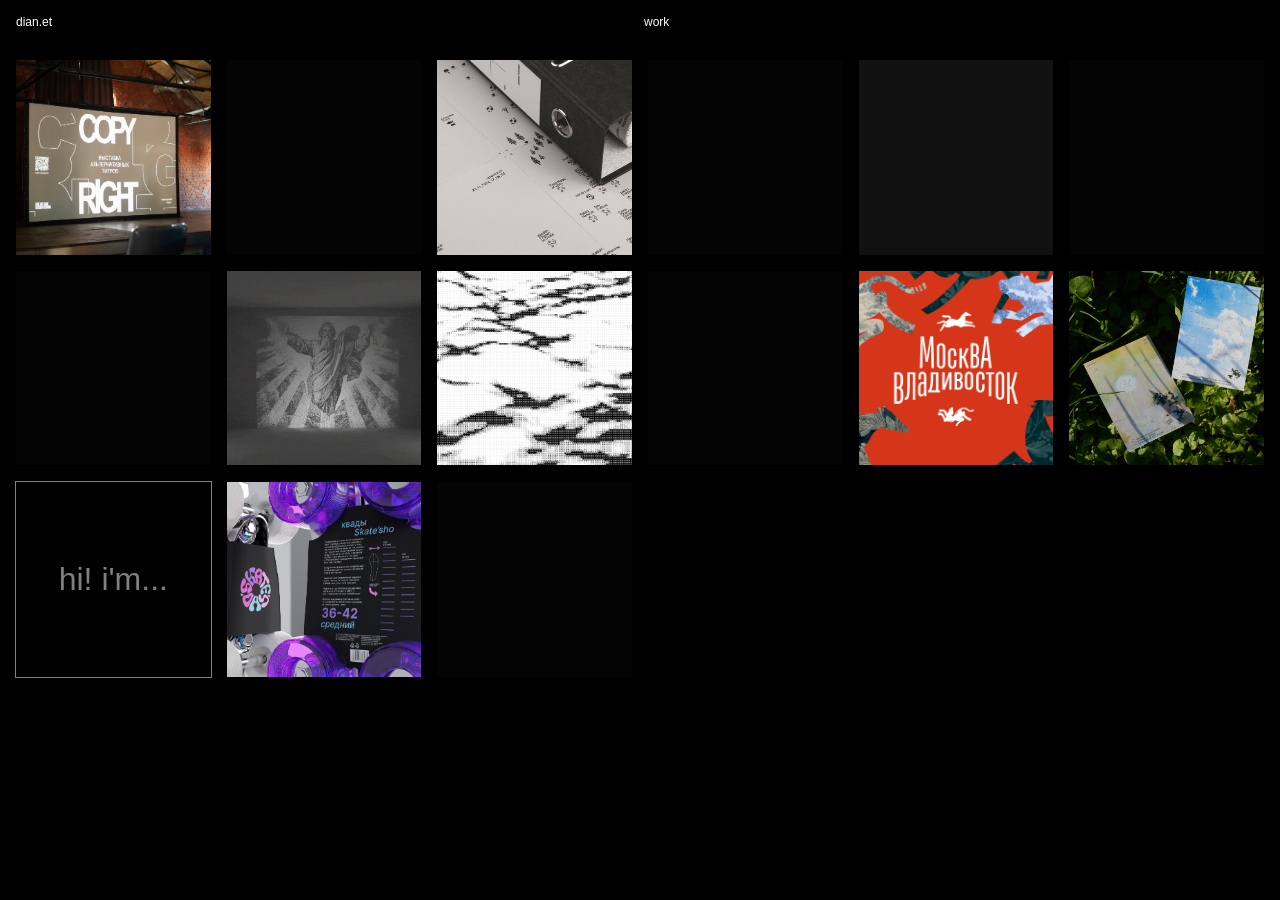
<file: index.html>
<!doctype html>
<html lang="en">
  <head>
    <meta charset="UTF-8" />
    <meta name="viewport" content="width=device-width, initial-scale=1.0" />
    <title>cases</title>
    <link rel="icon" type="image/x-icon" href="img/favicon-tr.svg" />
    <link rel="stylesheet" href="CSS/style.css" />
    <script src="JS/script.js"></script>
  </head>
  <body>
    <nav>
      <a href="dianet.html" class="name hover-a" id="changer">dia.net</a>
      <a href="index.html" href="" class="hover-a">work</a>
    </nav>

    <div class="grid">
      <a
        href="dianet.html"
        class="cell filled textBlock"
        data-title="...communication designer"
        ><h1>
          <!-- Hello! I'm communication (+motion, +web) designer and digital artist.
          There're some selected works -->
          hi! i'm...
        </h1>
      </a>

      <a href="cases/7_out-cene.html" class="cell filled" data-title="out*cene">
        <img src="img/out/out_2.png" alt="" />
      </a>
      <a
        href="cases/4_copyright24.html"
        class="cell filled"
        data-title="выставка copyright24"
      >
        <img src="img/copyright24/copyright_2.jpg" alt="" />
      </a>

      <a
        href="cases/3_touch.html"
        class="cell filled"
        data-title="touchdesigner showreel"
      >
        <div class="video-wrapper">
          <div
            style="
              position: relative;
              padding-top: 100%;
              width: 100%;
              pointer-events: none;
            "
          >
            <iframe
              src="https://kinescope.io/embed/fxfhYNJc7y613ekribTuBL"
              allow="
                autoplay;
                fullscreen;
                picture-in-picture;
                encrypted-media;
                gyroscope;
                accelerometer;
                clipboard-write;
                screen-wake-lock;
              "
              frameborder="0"
              allowfullscreen
              style="
                position: absolute;
                width: 100%;
                height: 100%;
                top: 0;
                left: 0;
              "
            ></iframe>
          </div>
        </div>
      </a>

      <div class="cell empty"></div>
      <div class="cell empty"></div>

      <a
        href="cases/8_msk-vdk.html"
        class="cell filled"
        data-title="Москва-Владивосток"
      >
        <img src="img/msk-vdk/msk-vdk-1.png" alt="" />
      </a>

      <a
        href="cases/1_skatesho.html"
        class="cell filled"
        data-title="skate'sho"
      >
        <img src="img/skatesho/skate_2.jpg" alt="" />
      </a>

      <div class="cell empty"></div>
      <div class="cell empty"></div>

      <a
        href="cases/2_light-install.html"
        class="cell filled"
        data-title="Обращаясь к свету"
      >
        <img src="img/turning-to-the-light/light_1.gif" alt="" />
      </a>

      <a
        href="cases/5_web-book.html"
        class="cell filled"
        data-title="исследование web: Практики несерьезности"
      >
        <img src="img/web_vi/vi_1.jpg" alt="" />
      </a>

      <div class="cell empty"></div>
      <a
        href="cases/6_web-motion.html"
        class="cell filled"
        data-title="Уход в лес: через web
"
      >
        <img src="img/web_vi/vi.gif" alt="" />
      </a>
      <div class="cell empty"></div>
    </div>
    <div class="typewriter"></div>

    <script>
      const grid = document.querySelector(".grid");
      const cells = Array.from(grid.children);

      // Функция перемешивания (Fisher–Yates)
      for (let i = cells.length - 1; i > 0; i--) {
        const j = Math.floor(Math.random() * (i + 1));
        [cells[i], cells[j]] = [cells[j], cells[i]];
      }

      // Вставляем обратно в новом порядке
      cells.forEach((cell) => grid.appendChild(cell));
    </script>

    <style></style>
  </body>
</html>
</file>
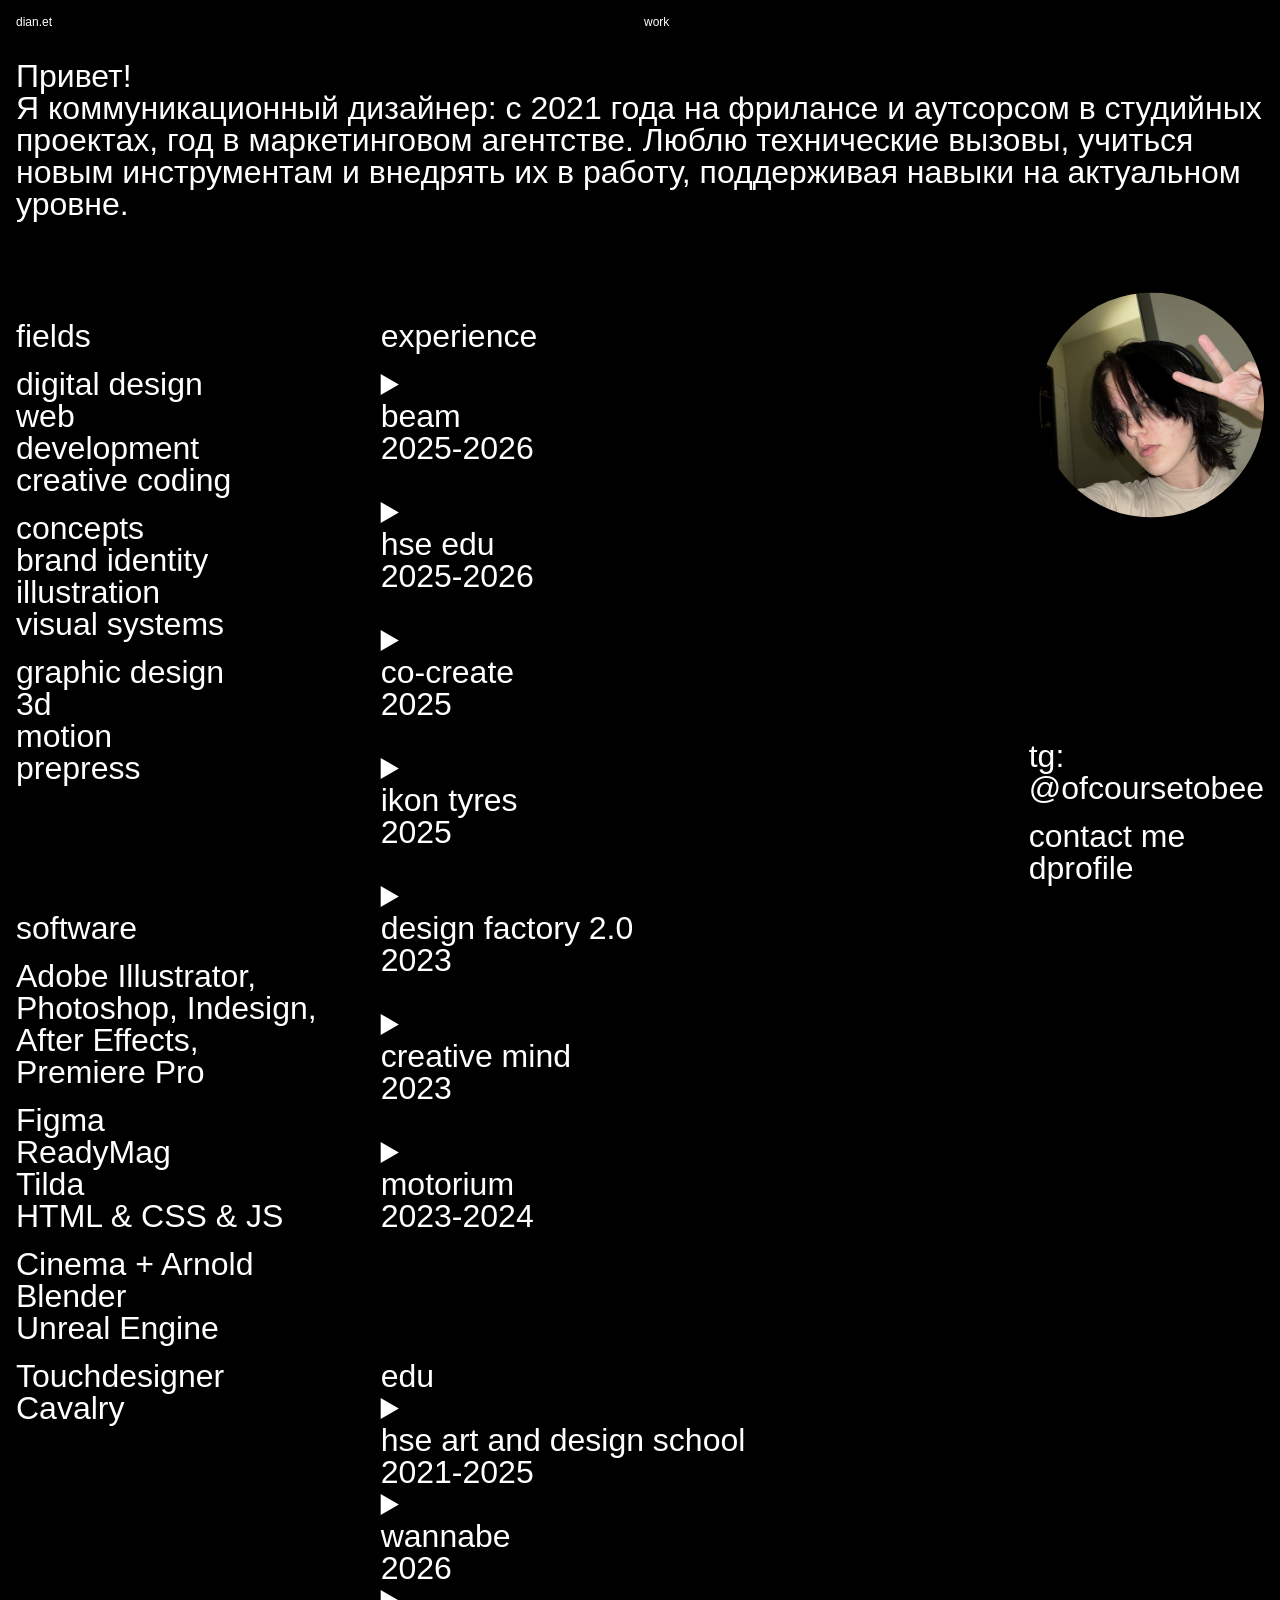
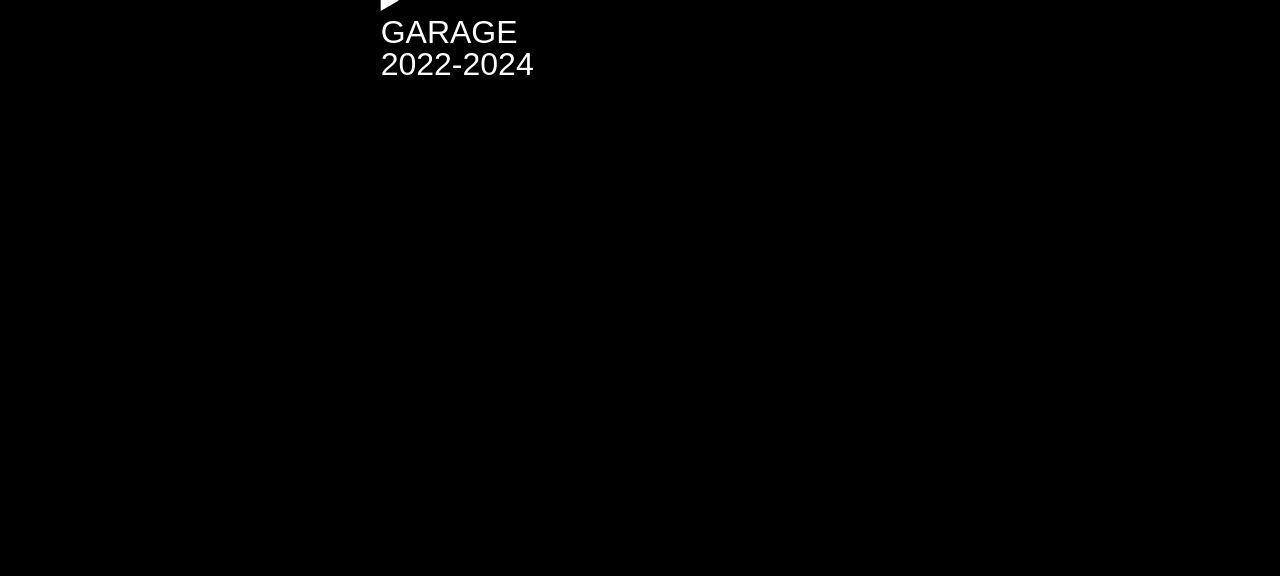
<file: dianet.html>
<!doctype html>
<html lang="en">
  <head>
    <meta charset="UTF-8" />
    <meta name="viewport" content="width=device-width, initial-scale=1.0" />
    <title>cv + about me</title>
    <link rel="icon" type="image/x-icon" href="img/favicon-tr.svg" />

    <link rel="stylesheet" href="CSS/style.css" />
    <script src="JS/script.js"></script>
  </head>
  <body>
    <nav>
      <a href="dianet.html" class="name hover-a" id="changer">dia.net</a>
      <a href="index.html" href="" class="hover-a">work</a>
    </nav>
    <section class="about">
      <div class="info-blocks">
        <h1>Привет!</h1>
        <h1>
          Я коммуникационный дизайнер: с 2021 года на фрилансе и аутсорсом
          в студийных проектах, год в маркетинговом агентстве. Люблю технические
          вызовы, учиться новым инструментам и внедрять их в работу, поддерживая
          навыки на актуальном уровне.
        </h1>
      </div>
      <div class="horiz-block grid-2">
        <div class="hards">
          <div class="info-blocks">
            <h1>fields</h1>
            <br />
            <h1>digital design</h1>
            <h1>web</h1>
            <h1>development</h1>
            <h1>creative coding</h1>
            <br />
            <h1>concepts</h1>
            <h1>brand identity</h1>
            <h1>illustration</h1>
            <h1>visual systems</h1>
            <br />
            <h1>graphic design</h1>
            <h1>3d</h1>
            <h1>motion</h1>
            <h1>prepress</h1>
          </div>
          <div class="info-blocks">
            <h1>software</h1>
            <br />
            <h1>Adobe Illustrator,</h1>
            <h1>Photoshop, Indesign,</h1>
            <h1>After Effects,</h1>
            <h1>Premiere Pro</h1>
            <br />
            <h1>Figma</h1>
            <h1>ReadyMag</h1>
            <h1>Tilda</h1>
            <h1>HTML & CSS & JS</h1>

            <br />
            <h1>Cinema + Arnold</h1>
            <h1>Blender</h1>
            <h1>Unreal Engine</h1>
            <br />
            <h1>Touchdesigner</h1>
            <h1>Cavalry</h1>
          </div>
        </div>

        <div class="hards">
          <div class="info-blocks">
            <h1>experience</h1>
            <br />

            <details name="faq">
              <summary class="accordion ha1">
                <h1>beam</h1>
                <h1>2025-2026</h1>
              </summary>
              <br />
              <li>mts live</li>
              <li>biocad</li>
              <li>HoReCa</li>
              <li>architecture</li>
              <br />
              <p class="exp">
                Разрабатывала и финализировала key visual. Масштабировала
                визуалы до event набора носителей, оперативно готовила печатные
                макеты и находила ускоряющие процесс скрипты для обработки
                множества текстов. Подготавливала pptx шаблоны с ассетами
                графики, веб-рассылки. В этих же кейсах анимировала KV
                и моушен-заставки к выступлениям, 2D и 3D.<br /><br />
                Улучшала тендерные презентации вместе с креат.продом
                и стратегами, благодаря чему защиты тендеров проходили успешно
                и утверждались предложенные решения. Использовала нейросети
                изображений и помогала другим отделам включить в работу
                доступные и удобные в пользовании в самой Фигме.
                <br /><br />Была активно включена в дизайн-поддержку
                запустившегося ресторанного проекта, учитывая регулярность
                обновлений печатных и диджитал носителей. К нему же, на этапе
                брендинга, создавала иллюстрации и motion концепты. Доработала
                гайдлайн по мере реализации сценариев и сделала удобным для
                передачи другим дизайнерам. Создала макет и сопровождала
                разработку сайта этого HoReCa проекта. <br /><br />
                Оптимизировала внутренние дизайн-системы, создавала темплейты
                (шаблоны) для гайдлайнов проектов брендинга, веб-кейсов
                агенства. Заполняла и следила за точностью мета-данных сайта при
                переносе кейсов на Tilda. По итогу работы, оказывала помощь
                в большинстве задач дизайн-отдела, кроме внешних, клиентских
                защит (коммуникация с ими в агентстве остается под
                ответственностью арт-директора и старших коллег)
              </p>
              <br />
              <a target="_blank" href="https://beamburo.com/"
                >на сайт агентства</a
              >
            </details>
            <br /><br />

            <details>
              <summary class="accordion ha1">
                <h1>hse edu</h1>
                <h1>2025-2026</h1>
              </summary>
              <br />
              <li>creative coding course</li>
              <li>преподавание технологий</li>

              <br />
              <p class="exp">
                Дизайнила учебные материалы, презентации для лекционных пар.
                Помогала с арт-дирекшеном проектов студентов цифрового продукта:
                изучали как базовый сторителлинг в лэндингах, так и user flow в
                комплексных, многостраничных сайтах. Адаптировала методичку под
                более исследовательский процесс — рассматривали много примеров
                коммерческих и артовых кейсов для нахождения фич-референсов и
                переноса в свои пробные кодинг-работы.
              </p>
            </details>

            <br /><br />

            <details>
              <summary class="accordion ha1">
                <h1>co-create</h1>
                <h1>2025</h1>
              </summary>
              <br />
              <li>дизайн-поддержка</li>
              <li>печатные носители</li>
              <li>презентации</li>
              <li>социальные сети</li>

              <br />
              <p class="exp">
                Была на аутсорсе при ресторанном проекте Unica и баре Segreto
                на Патриарших. Дизайнила и обновляла презентации, посты
                для соц.сетей, рисовала иллюстрации и работала с графикой
                сезонных макетов и мероприятий.
              </p>
              <br /><br />
            </details>

            <br /><br />

            <details>
              <summary class="accordion ha1">
                <h1>ikon tyres</h1>
                <h1>2025</h1>
              </summary>
              <br />
              <li>мерч: дизайн и печать</li>
              <li>презентация</li>

              <br />
              <p class="exp">
                Делала дизайн для «коммерческого предложения» / тендера внутри
                компании. Команда запросила стиль к мероприятию к 20-летию
                компании и ряд носителей. Находясь с ними в одном городе,
                я также изготовила образцы мерча для презентации идеи, нашла
                возможного подрядчика для тиража и рассчитала смету для
                производства сувенирки. Кроме этого, помогла команде
                переработать презентацию структурно и в оформлении. Благодаря
                этому, команда успешно защитила свое предложение и заняла среди
                других первое место :)
              </p>
              <br /><br />
            </details>

            <br /><br />

            <details>
              <summary class="accordion ha1">
                <h1>design factory 2.0</h1>
                <h1>2023</h1>
              </summary>
              <br />
              <li>конкурс, брифы</li>
              <li>3 проекта</li>
              <li>визуализация продукта</li>

              <br />
              <p class="exp">
                Была частью дизайн-команды из шести человек, с которыми
                участвовали в конкурсе Фабрика дизайна 2.0 осенью 2023. Делала
                рендеры-визуализацию объектов и макетов упаковки.
                <a
                  target="_blank"
                  href="https://design.hse.ru/news/3280?utm_source=tg&utm_medium=socialspb&utm_campaign=posting"
                  >ссылка на статью на сайте Школы Дизайна</a
                >
              </p>
              <br />
              <br />
              <p>Кейсы на Dprofile:</p>
              <br />
              <a
                target="_blank"
                href="https://dprofile.ru/case/97768/upakovka-kosmetiki-lema"
                >Упаковка линейки натуральной косметики «L’ema»</a
              ><br />
              <a
                target="_blank"
                href="https://dprofile.ru/case/146252/nastolnaia-igra-dlia-roskosmosa"
                >Космическая настольная игра «Орбитера»</a
              >

              <br /><br />
            </details>

            <br /><br />

            <details>
              <summary class="accordion ha1">
                <h1>creative mind</h1>
                <h1>2023</h1>
              </summary>
              <br />
              <li>архитектура</li>
              <li>3D-визуализации</li>
              <br />
              <p class="exp">
                Помощь знакомым коллегам с рендерами малых архитектурных форм и
                навигации.
              </p>
              <br /><br />
            </details>

            <br /><br />

            <details>
              <summary class="accordion ha1">
                <h1>motorium</h1>
                <h1>2023-2024</h1>
              </summary>
              <br />
              <li>3D-дизайн</li>
              <li>рендеры окружения</li>
              <li>оптимизация моделей</li>
              <li>запекание текстур</li>

              <br />
              <p class="exp">
                Моделила и рендерила визуализации мира, в рамках которого
                существуют мотоциклы nft-коллекции. Отрисовывала принтов
                к коллекции шлемов и переносила в модели. Сделала большой пак
                вариативности моделей к апгрейду уровня для игры. Изучила
                перенос моделей между программами и оптимизировала геометрию,
                с подготовкой текстур для unreal engine
              </p>
              <br />
              <a target="_blank" href="https://motorium.cc/">на сайт проекта</a>
            </details>
          </div>
          <div class="info-blocks">
            <h1>edu</h1>
            <details>
              <summary class="accordion ha1">
                <h1>hse art and design school</h1>
                <h1>2021-2025</h1>
              </summary>
              <br />
              <li>бакалавриат</li>
              <li>коммуникационный дизайн</li>
            </details>

            <details>
              <summary class="accordion ha1">
                <h1>wannabe</h1>
                <h1>2026</h1>
              </summary>
              <br />
              <p>T-shaped designer курс:</p>
              <li>лэндинги</li>
              <li>JTBD и системность</li>
              <li>презентации</li>
              <li>ai генерации</li>
              <li>C4D</li>
            </details>

            <details>
              <summary class="accordion ha1">
                <h1>GARAGE</h1>
                <h1>2022-2024</h1>
              </summary>
              <br />
              <li>майнор</li>
              <li>
                современное искусство, <br />профессии в культурных индустриях
              </li>
            </details>
          </div>
        </div>

        <img src="img/me_photo.png" alt="" class="ava" />
      </div>
    </section>
    <div class="info-blocks contacts">
      <h1>tg:</h1>
      <a href="https://t.me/ofcoursetobee" target="_blank"
        ><h1>@ofcoursetobee</h1></a
      >
      <br />
      <a href="mailto:dialtk2@gmail.com"><h1>contact me</h1></a>
      <a href="https://dprofile.ru/dialtk" target="_blank"><h1>dprofile</h1></a>
    </div>
  </body>
</html>
</file>
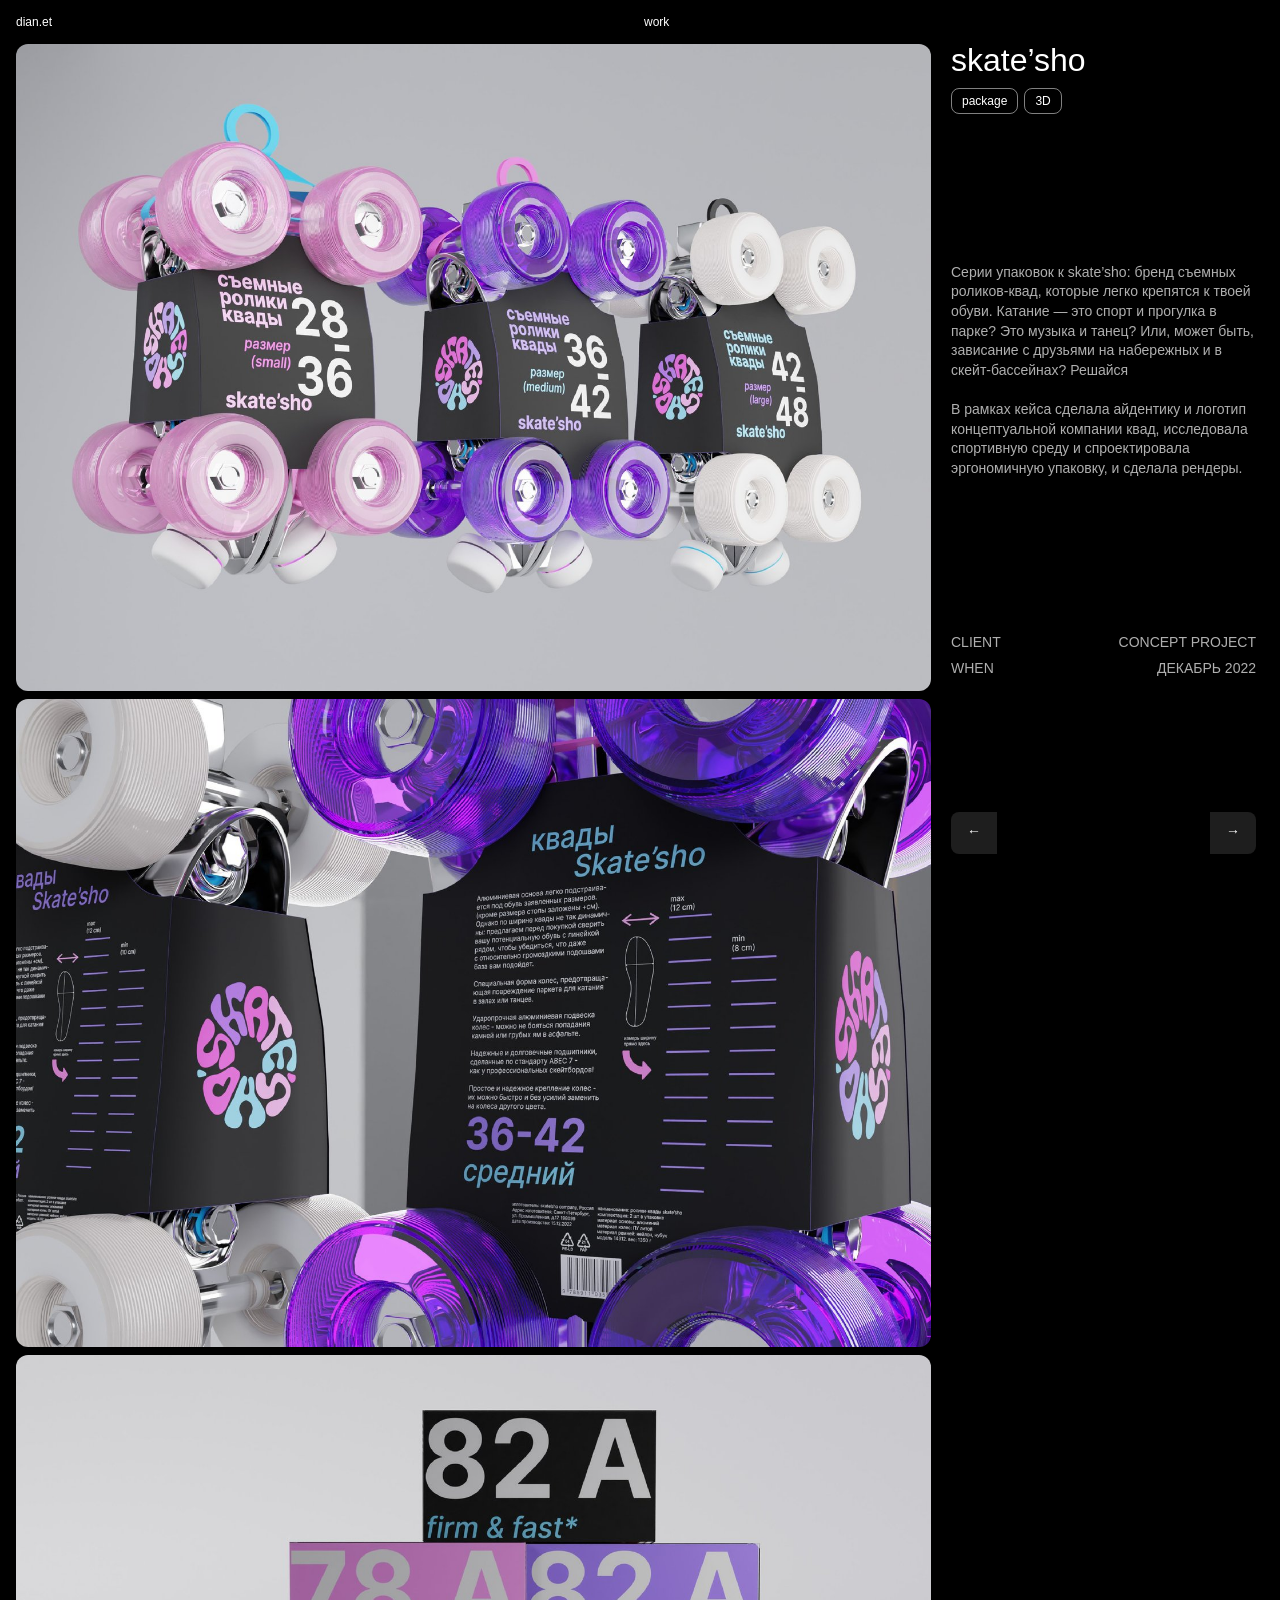
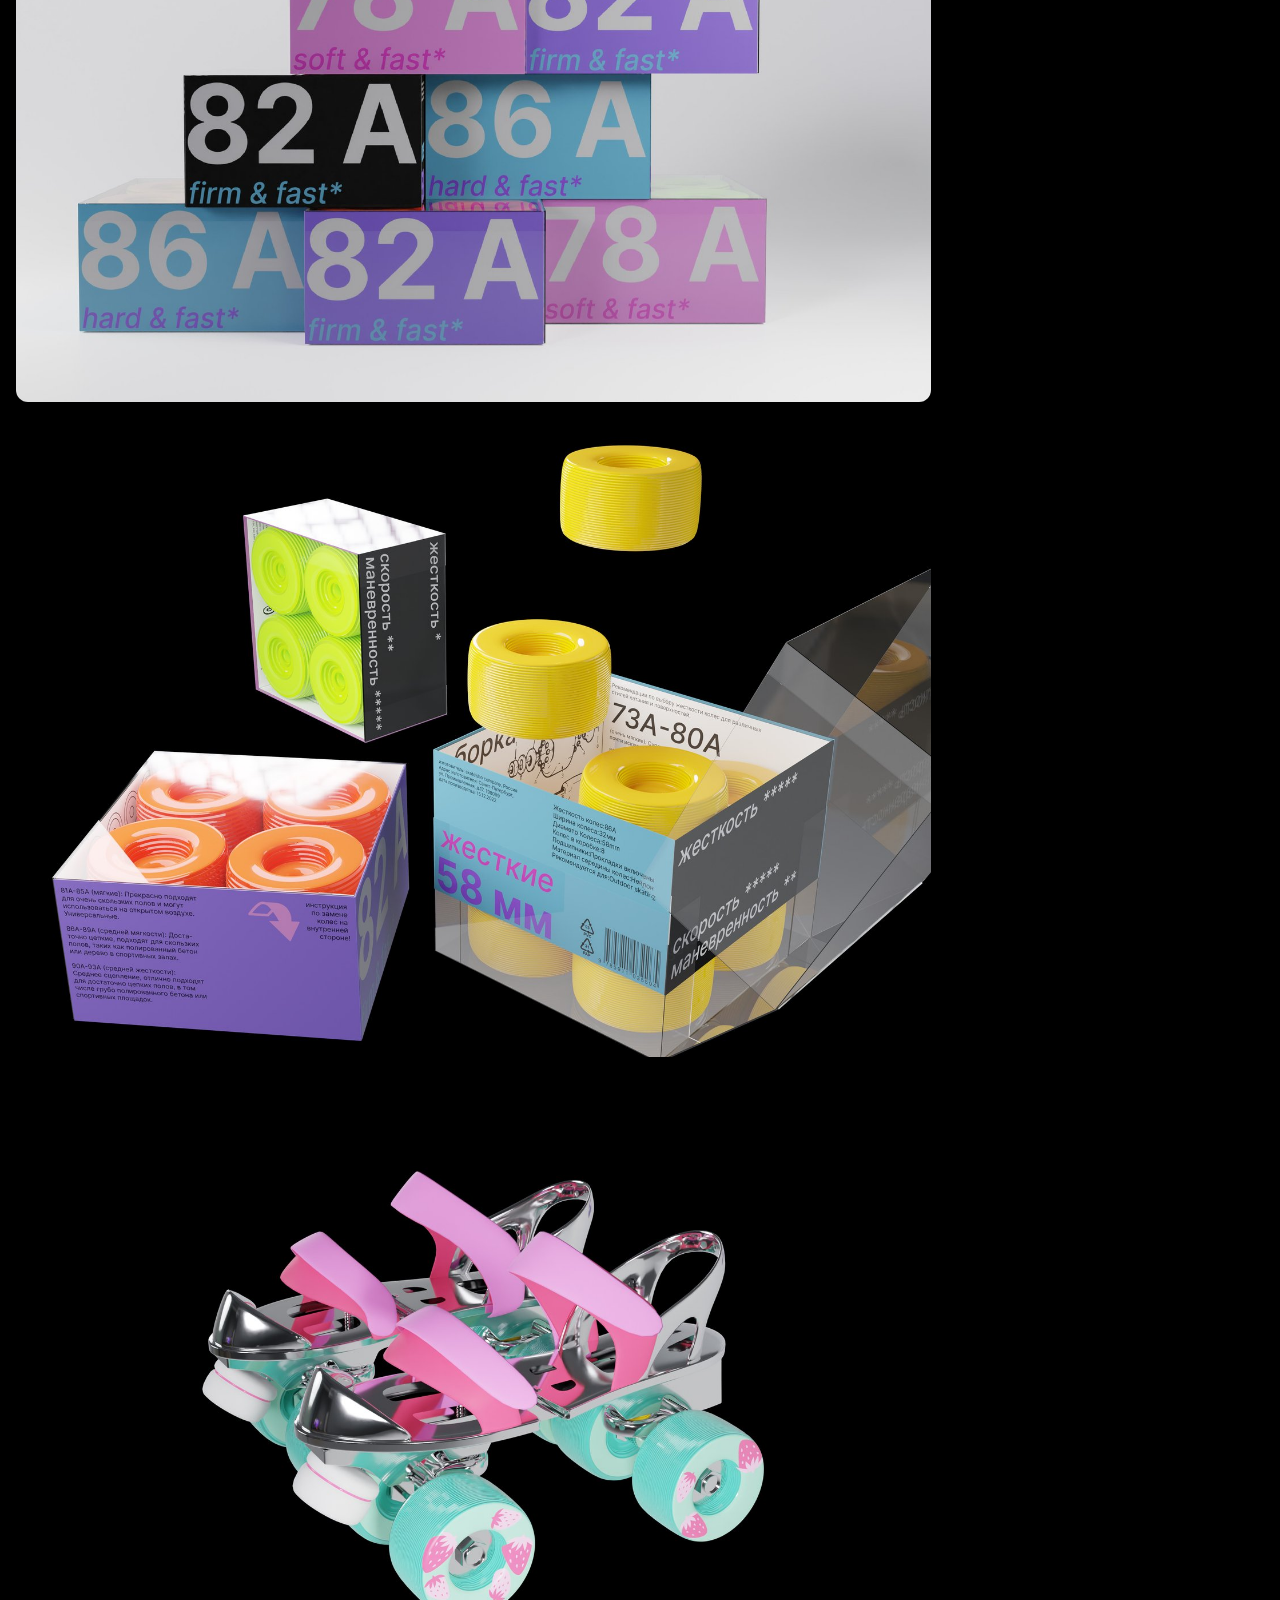
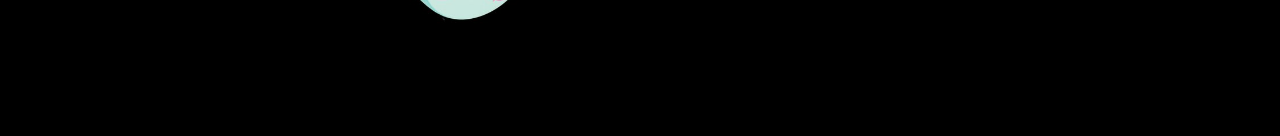
<file: cases/1_skatesho.html>
<!doctype html>
<html lang="en">
  <head>
    <meta charset="UTF-8" />
    <meta name="viewport" content="width=device-width, initial-scale=1.0" />
    <title>skate'sho</title>
    <link rel="stylesheet" href="../CSS/style.css" />
    <link rel="icon" type="../image/x-icon" href="../img/favicon-tr.svg" />
    <script src="../JS/script.js"></script>
  </head>
  <body>
    <nav>
      <a href="../dianet.html" class="name hover-a" id="changer">dia.net</a>
      <a href="../index.html" href="" class="hover-a">work</a>
    </nav>
    <div class="pictures"></div>

    <!-- <div class="preview">
      <img src="img/photocollage_1.png" alt="" class="full-img" />
    </div> -->

    <section class="case-wrapper">
      <!-- Левая часть: картинка / галерея -->
      <div class="case-media">
        <img src="../img/skatesho/skate_1.jpg" alt="" class="case-img" />
        <img src="../img/skatesho/skate_2.jpg" alt="" class="case-img" />
        <img src="../img/skatesho/skate_3.jpg" alt="" class="case-img" />
        <img src="../img/skatesho/skate_4.jpg" alt="" class="case-img" />
        <img src="../img/skatesho/skate_5.jpg" alt="" class="case-img" />
      </div>

      <!-- Правая часть: фиксированный блок -->
      <aside class="case-info">
        <div class="group-top">
          <h1 class="case-title">skate’sho</h1>

          <div class="case-tags">
            <span>package</span>
            <span>3D</span>
          </div>
        </div>

        <p class="case-desc">
          Серии упаковок к skate’sho: бренд съемных роликов-квад, которые легко
          крепятся к твоей обуви. Катание — это спорт и прогулка в парке? Это
          музыка и танец? Или, может быть, зависание с друзьями на набережных и
          в скейт-бассейнах? Решайся

          <br /><br />
          В рамках кейса сделала айдентику и логотип концептуальной компании
          квад, исследовала спортивную среду и спроектировала эргономичную
          упаковку, и сделала рендеры.
        </p>

        <div class="group-bottom">
          <div class="case-client">
            <p>client</p>
            <p>concept project</p>
          </div>
          <div class="case-year">
            <p>when</p>
            <p>декабрь 2022</p>
          </div>
        </div>
        <div class="switch">
          <a href="8_msk-vdk.html">←</a>
          <a href="2_light-install.html">→</a>
        </div>
      </aside>
    </section>
  </body>
</html>
</file>
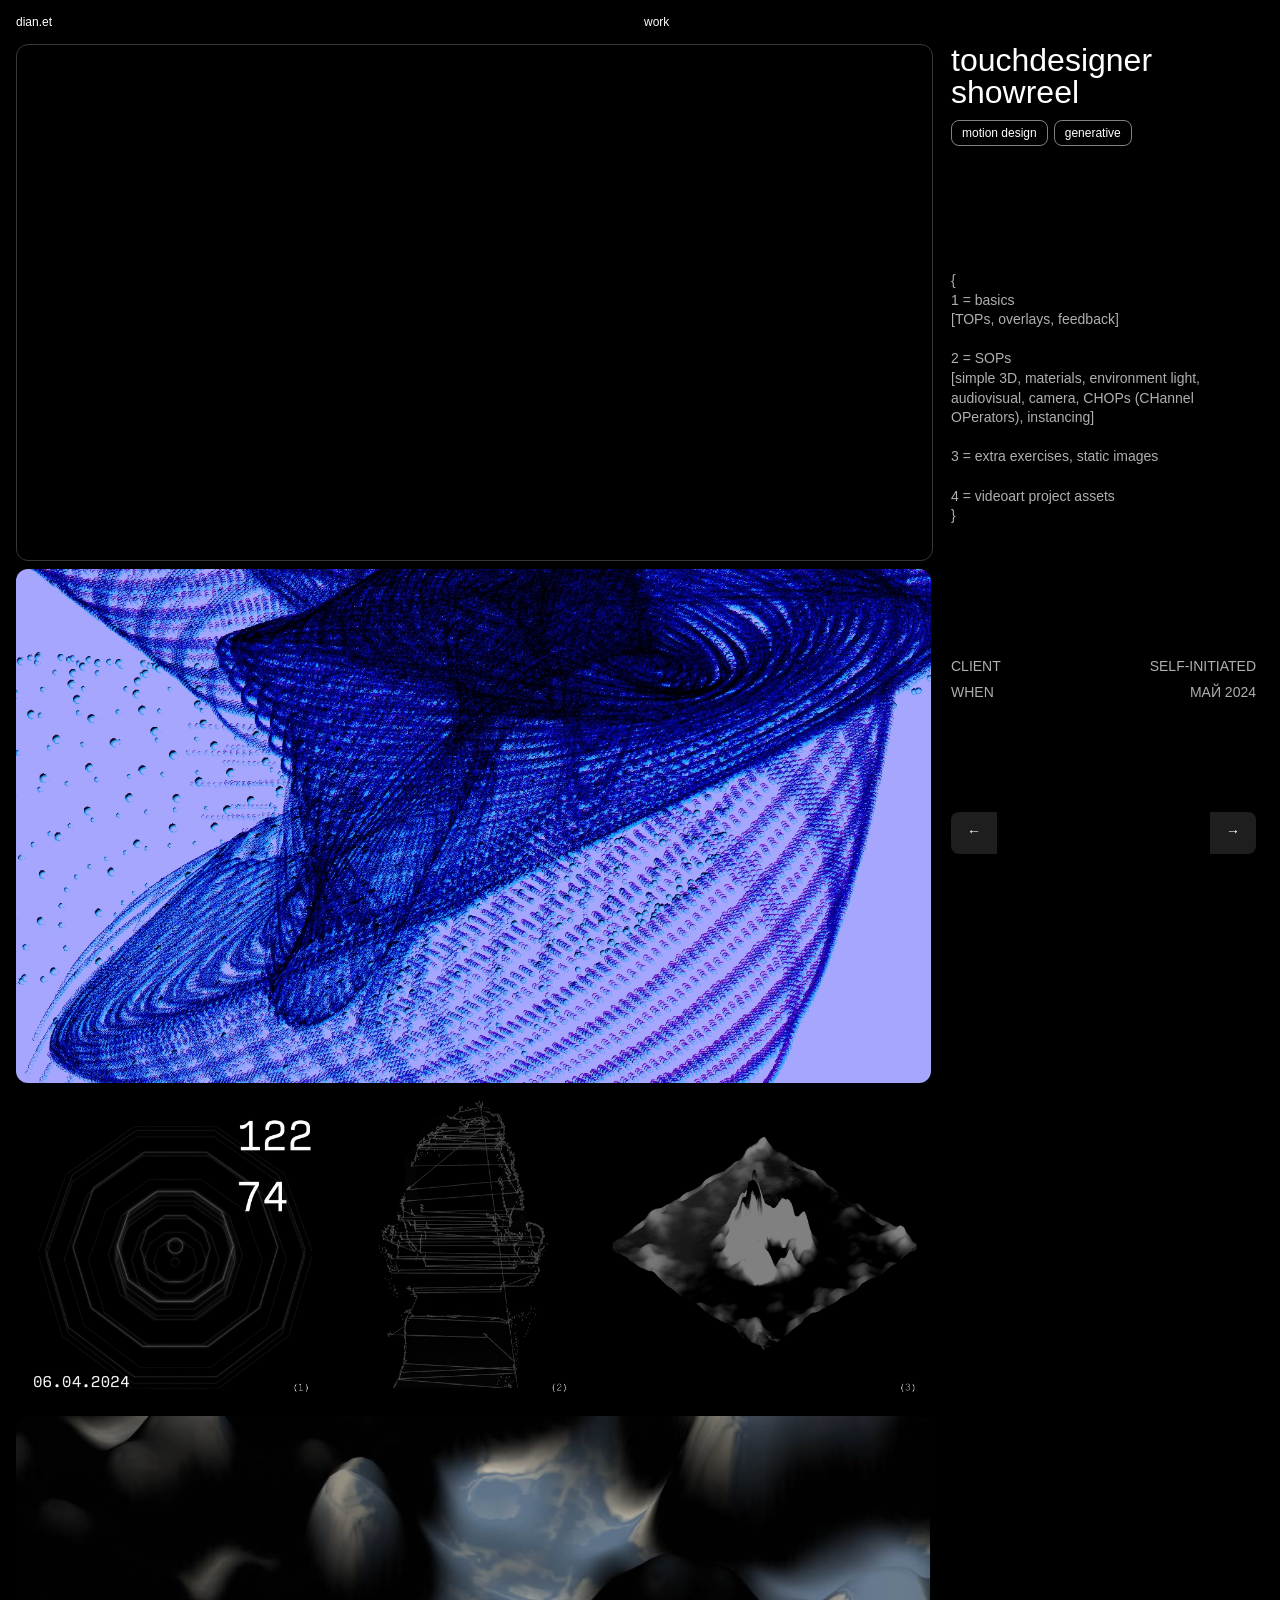
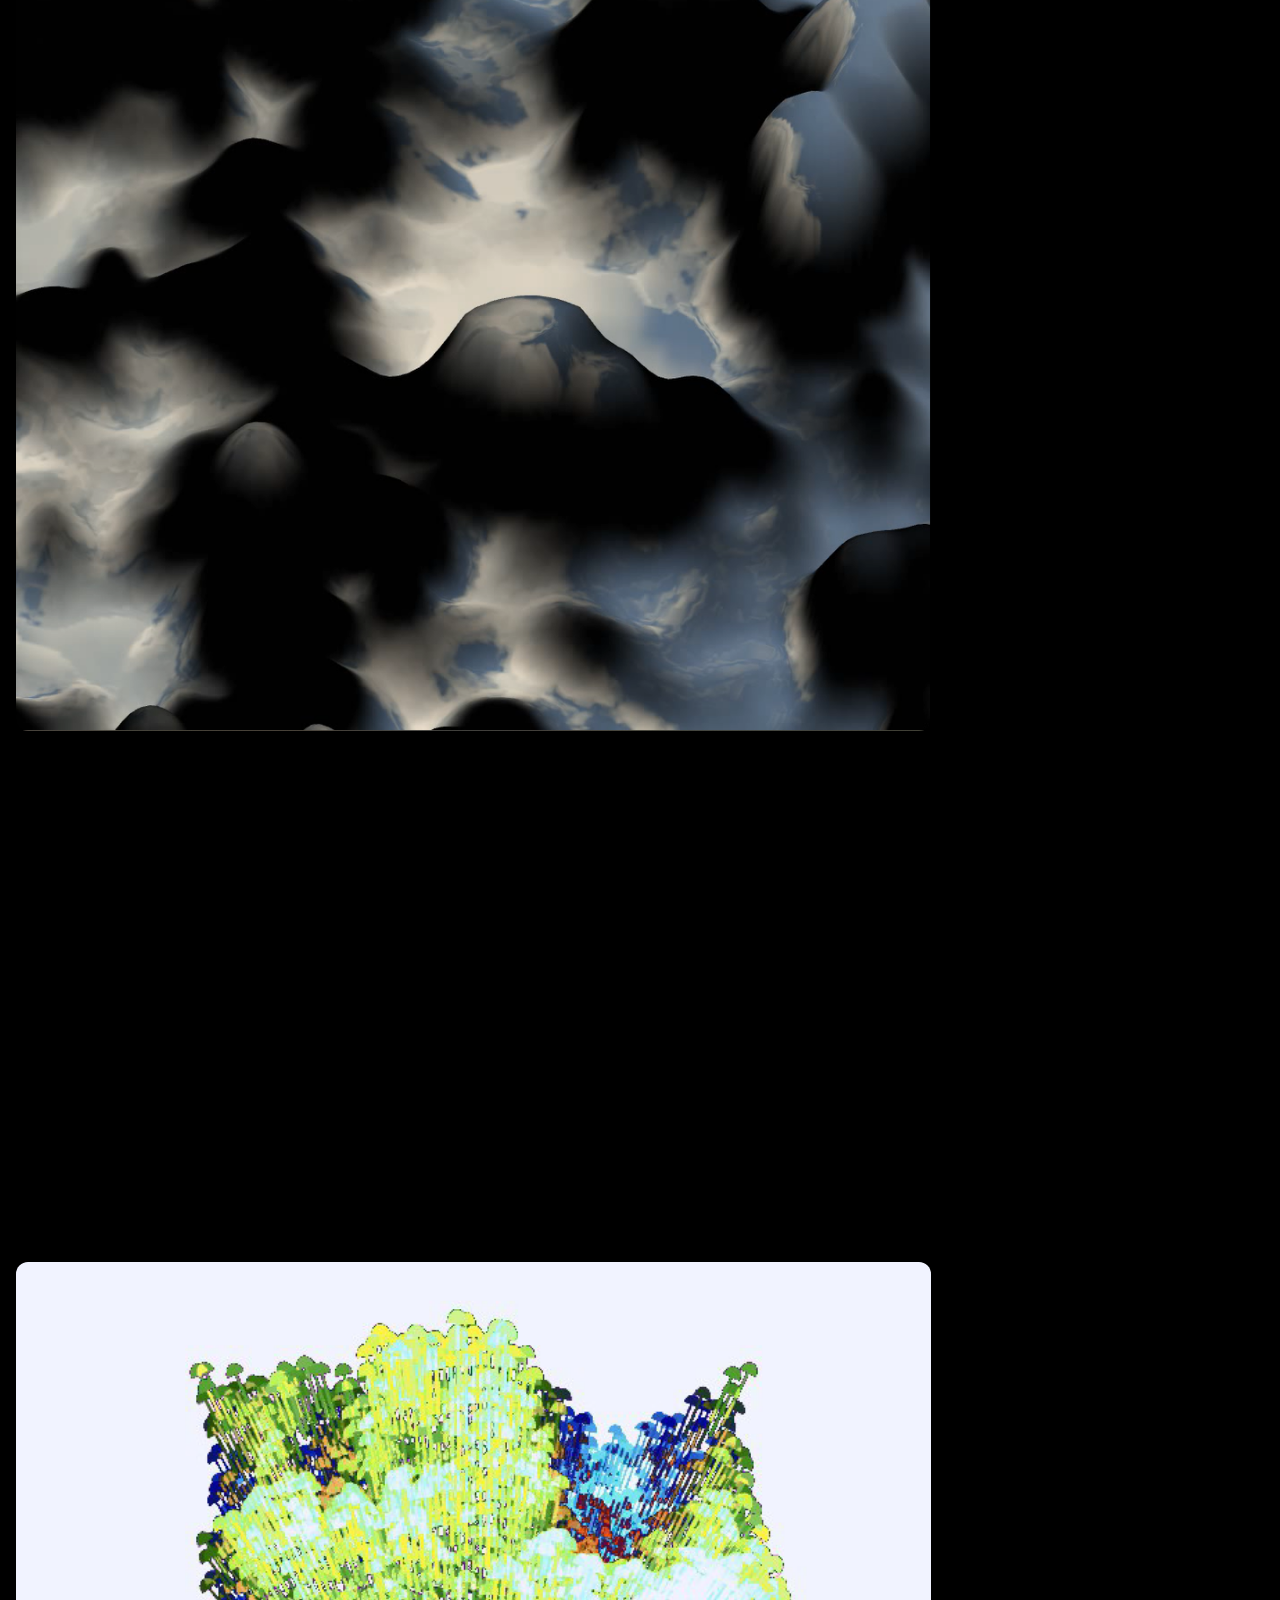
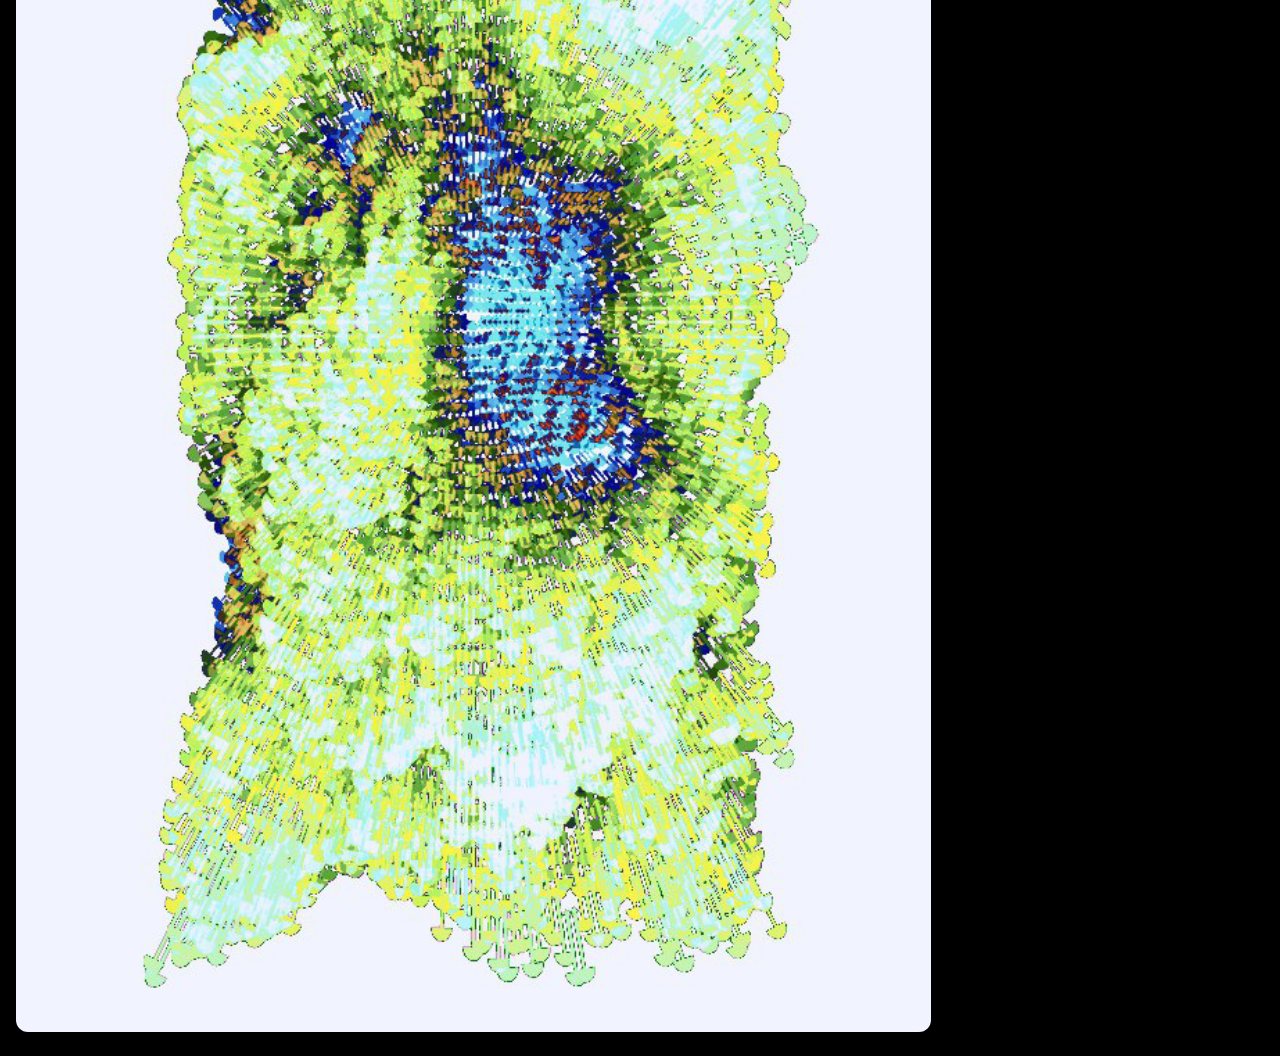
<file: cases/3_touch.html>
<!doctype html>
<html lang="en">
  <head>
    <meta charset="UTF-8" />
    <meta name="viewport" content="width=device-width, initial-scale=1.0" />
    <title>touchdesigner showreel</title>
    <link rel="stylesheet" href="../CSS/style.css" />
    <link rel="icon" type="../image/x-icon" href="../img/favicon-tr.svg" />
    <script src="../JS/script.js"></script>
  </head>
  <body>
    <nav>
      <a href="../dianet.html" class="name hover-a" id="changer">dia.net</a>
      <a href="../index.html" href="" class="hover-a">work</a>
    </nav>
    <div class="pictures"></div>

    <!-- <div class="preview">
      <img src="img/photocollage_1.png" alt="" class="full-img" />
    </div> -->

    <section class="case-wrapper">
      <!-- Левая часть: картинка / галерея -->
      <div class="case-media">
        <!-- video from kinescope. починила, не ломай -->
        <div
          class="video-wrapper-in-cases case-img bor"
          style="position: relative; padding-top: 56.25%; width: 100%"
        >
          <iframe
            src="https://kinescope.io/embed/nbHWfNtYmYg4Rowv9Z1rrt"
            allow="
              autoplay;
              fullscreen;
              picture-in-picture;
              encrypted-media;
              gyroscope;
              accelerometer;
              clipboard-write;
              screen-wake-lock;
            "
            frameborder="0"
            allowfullscreen
            style="
              position: absolute;
              width: 100%;
              height: 100%;
              top: 0;
              left: 0;
            "
          ></iframe>
        </div>
        <img src="../img/touch/static_5.jpg" alt="" class="case-img" />

        <img src="../img/touch/static_4.png" alt="" class="case-img" />
        <img src="../img/touch/static_3.png" alt="" class="case-img" />

        <!-- video from kinescope. починила, не ломай -->
        <div
          class="video-wrapper-in-cases case-img"
          style="position: relative; padding-top: 56.25%; width: 100%"
        >
          <iframe
            src="https://kinescope.io/embed/pVkE1sP5j1b2ah3Lg6ZARJ"
            allow="
              autoplay;
              fullscreen;
              picture-in-picture;
              encrypted-media;
              gyroscope;
              accelerometer;
              clipboard-write;
              screen-wake-lock;
            "
            frameborder="0"
            allowfullscreen
            style="
              position: absolute;
              width: 100%;
              height: 100%;
              top: 0;
              left: 0;
            "
          ></iframe>
        </div>
        <img src="../img/touch/static_1.png" alt="" class="case-img" />

        <!-- <img src="../img/touch/static_2.jpg" alt="" class="case-img" /> -->
      </div>

      <!-- Правая часть: фиксированный блок -->
      <aside class="case-info">
        <div class="group-top">
          <h1 class="case-title">touchdesigner showreel</h1>

          <div class="case-tags">
            <span>motion design</span>

            <span>generative</span>
          </div>
        </div>

        <p class="case-desc">
          { <br />1 = basics <br />[TOPs, overlays, feedback] <br /><br />2 =
          SOPs <br />[simple 3D, materials, environment light, audiovisual,
          camera, CHOPs (CHannel OPerators), instancing] <br /><br />
          3 = extra exercises, static images
          <br /><br />
          4 = videoart project assets<br />
          }
        </p>

        <div class="group-bottom">
          <div class="case-client">
            <p>client</p>
            <p>self-initiated</p>
          </div>
          <div class="case-year">
            <p>when</p>
            <p>май 2024</p>
          </div>
        </div>
        <div class="switch">
          <a href="2_light-install.html">←</a>
          <a href="4_copyright24.html">→</a>
        </div>
      </aside>
    </section>
  </body>
</html>
</file>
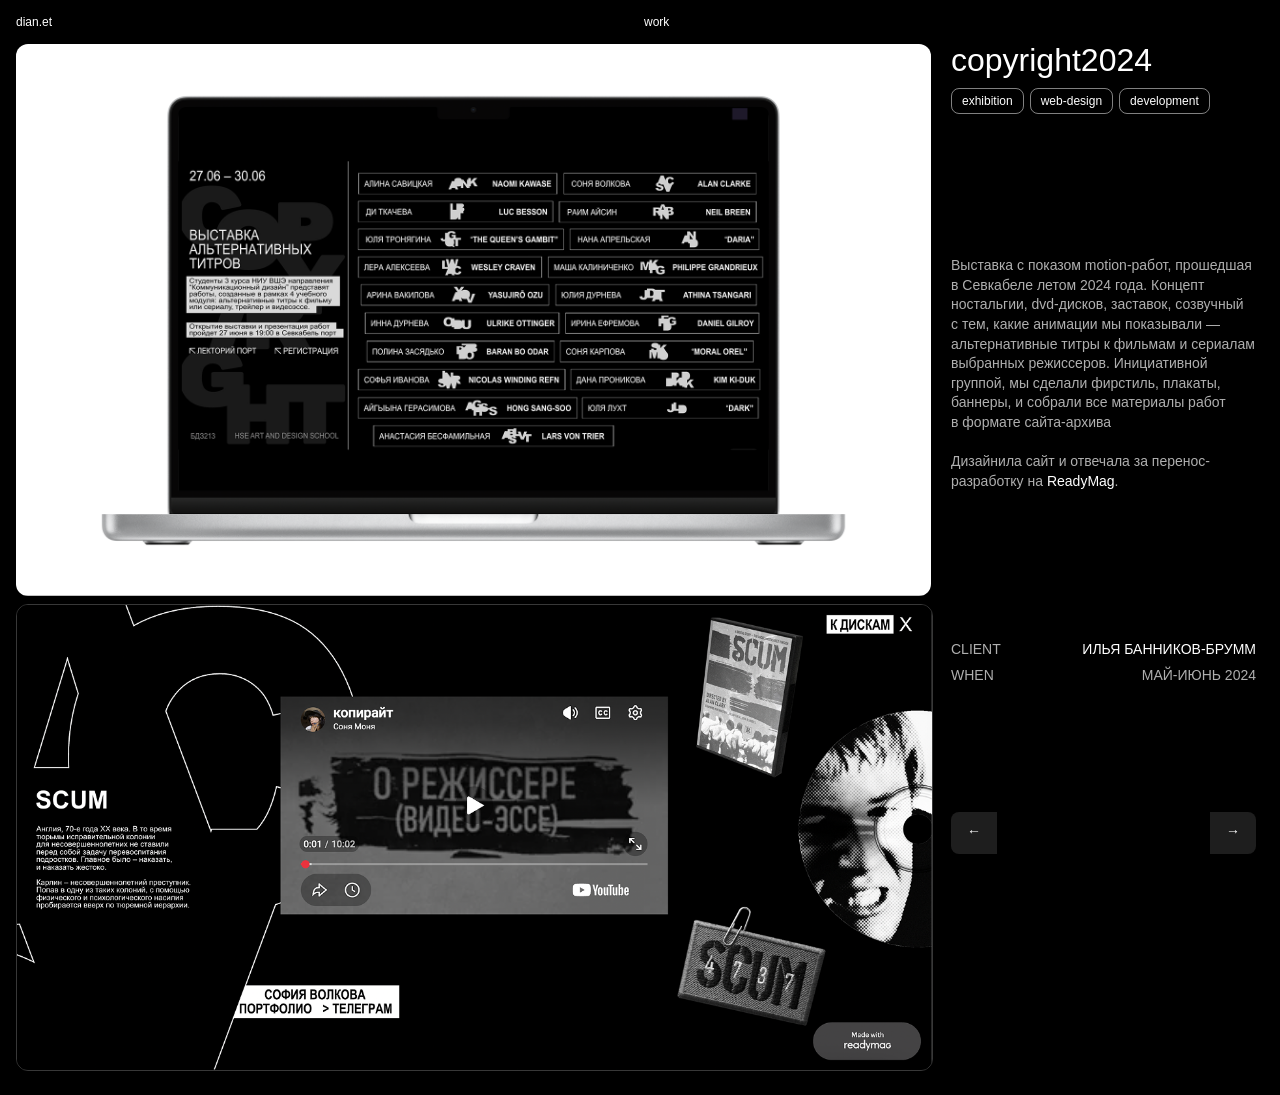
<file: cases/4_copyright24.html>
<!doctype html>
<html lang="en">
  <head>
    <meta charset="UTF-8" />
    <meta name="viewport" content="width=device-width, initial-scale=1.0" />
    <title>copyright2024</title>
    <link rel="stylesheet" href="../CSS/style.css" />
    <link rel="icon" type="../image/x-icon" href="../img/favicon-tr.svg" />
    <script src="../JS/script.js"></script>
  </head>
  <body>
    <nav>
      <a href="../dianet.html" class="name hover-a" id="changer">dia.net</a>
      <a href="../index.html" href="" class="hover-a">work</a>
    </nav>
    <div class="pictures"></div>

    <!-- <div class="preview">
      <img src="img/photocollage_1.png" alt="" class="full-img" />
    </div> -->

    <section class="case-wrapper">
      <!-- Левая часть: картинка / галерея -->
      <div class="case-media">
        <a href="https://readymag.website/bdz213/copyright2024/" target="_blank"
          ><img
            src="../img/copyright24/copyright_0.jpg"
            alt=""
            class="case-img"
        /></a>
        <img
          src="../img/copyright24/copyright_1.png"
          alt=""
          class="case-img bor"
        />
      </div>

      <!-- Правая часть: фиксированный блок -->
      <aside class="case-info">
        <div class="group-top">
          <h1 class="case-title">copyright2024</h1>

          <div class="case-tags">
            <span>exhibition</span>
            <span>web-design</span>
            <span>development</span>
          </div>
        </div>

        <p class="case-desc">
          Выставка с показом motion-работ, прошедшая в Севкабеле летом 2024
          года. Концепт ностальгии, dvd-дисков, заставок, созвучный с тем, какие
          анимации мы показывали — альтернативные титры к фильмам и сериалам
          выбранных режиссеров. Инициативной группой, мы сделали фирстиль,
          плакаты, баннеры, и собрали все материалы работ в формате сайта-архива

          <br /><br />
          Дизайнила сайт и отвечала за перенос-разработку на
          <a
            href="https://readymag.website/bdz213/copyright2024/"
            class="hover-a"
            >ReadyMag</a
          >.
        </p>

        <div class="group-bottom">
          <div class="case-client">
            <p>client</p>
            <a
              class="hover-a"
              target="_blank"
              href="https://hsedesign.ru/project/copyright-vystavka-alternativnykh-kinotit-ea38b4c5ff9844ec954a22b2ced7a961"
              >Илья Банников-Брумм</a
            >
          </div>
          <div class="case-year">
            <p>when</p>
            <p>май-июнь 2024</p>
          </div>
        </div>
        <div class="switch">
          <a href="3_touch.html">←</a>
          <a href="5_web-book.html">→</a>
        </div>
      </aside>
    </section>
  </body>
</html>
</file>
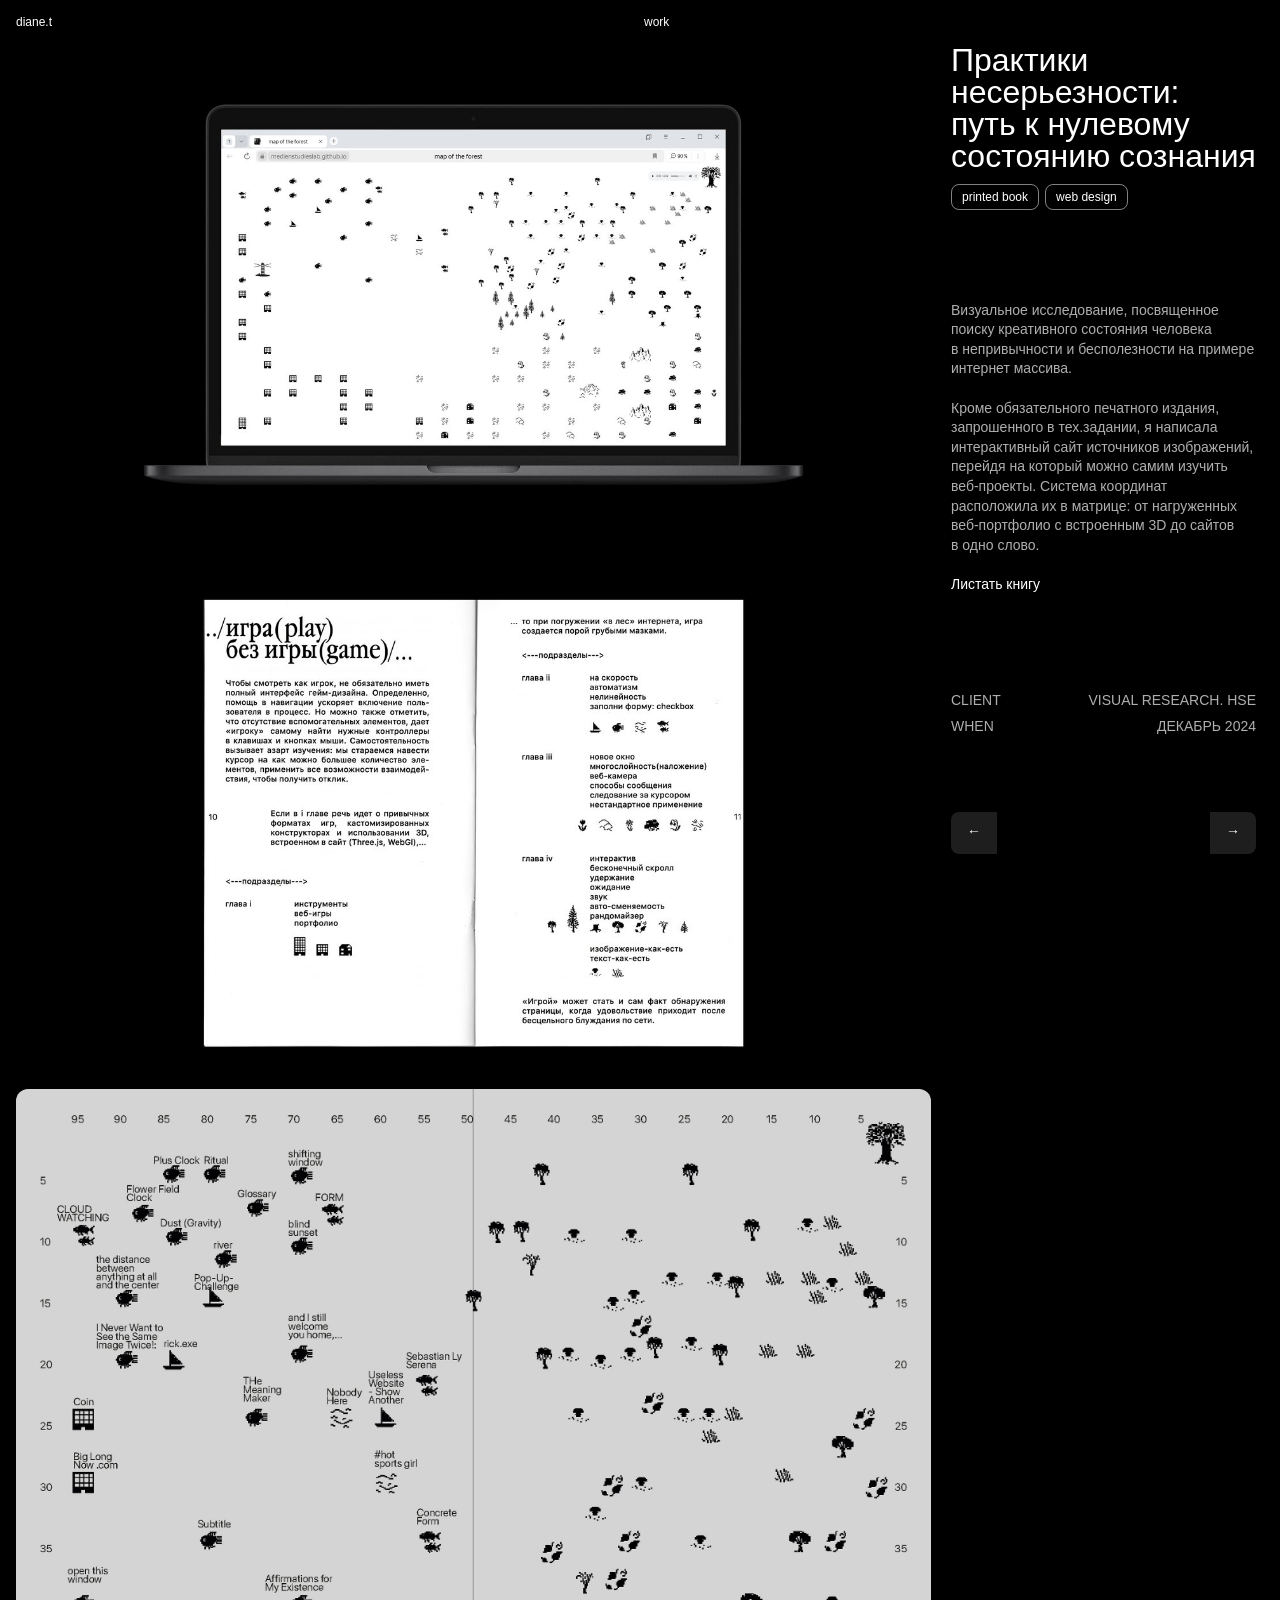
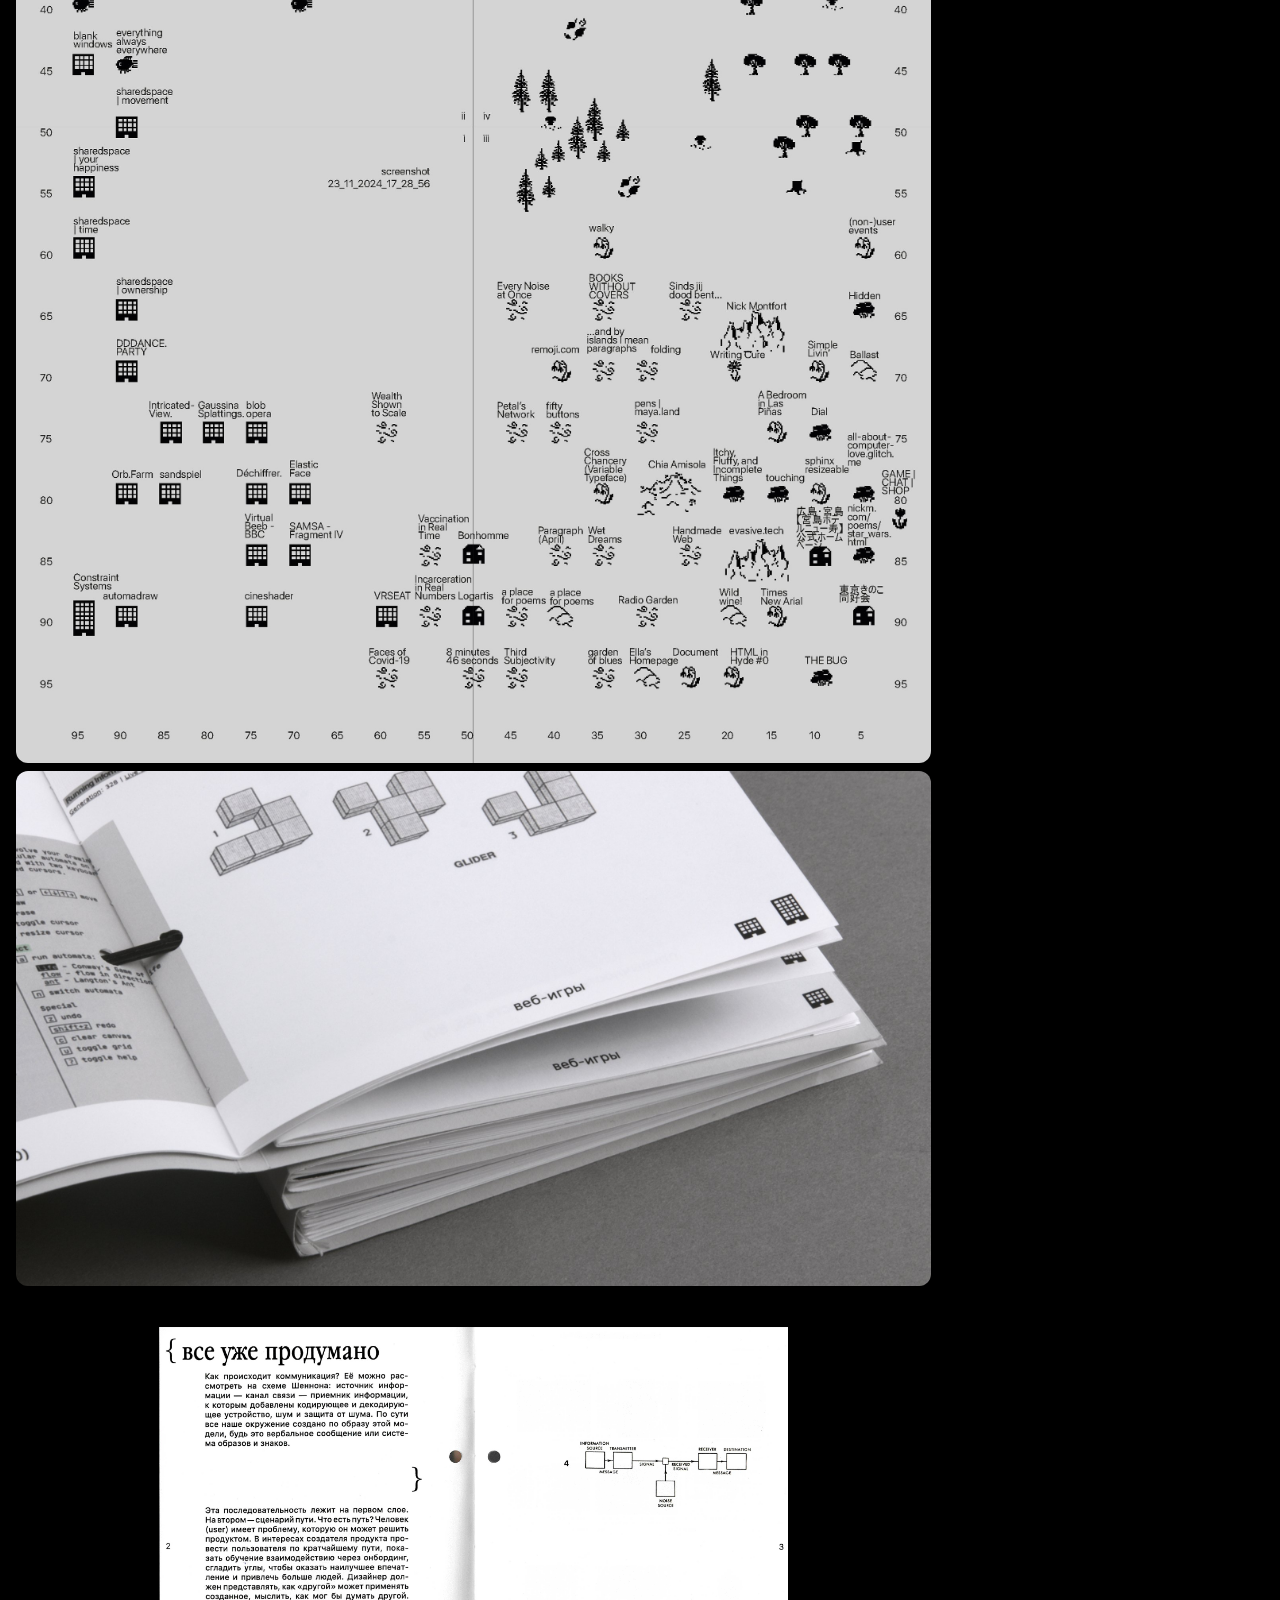
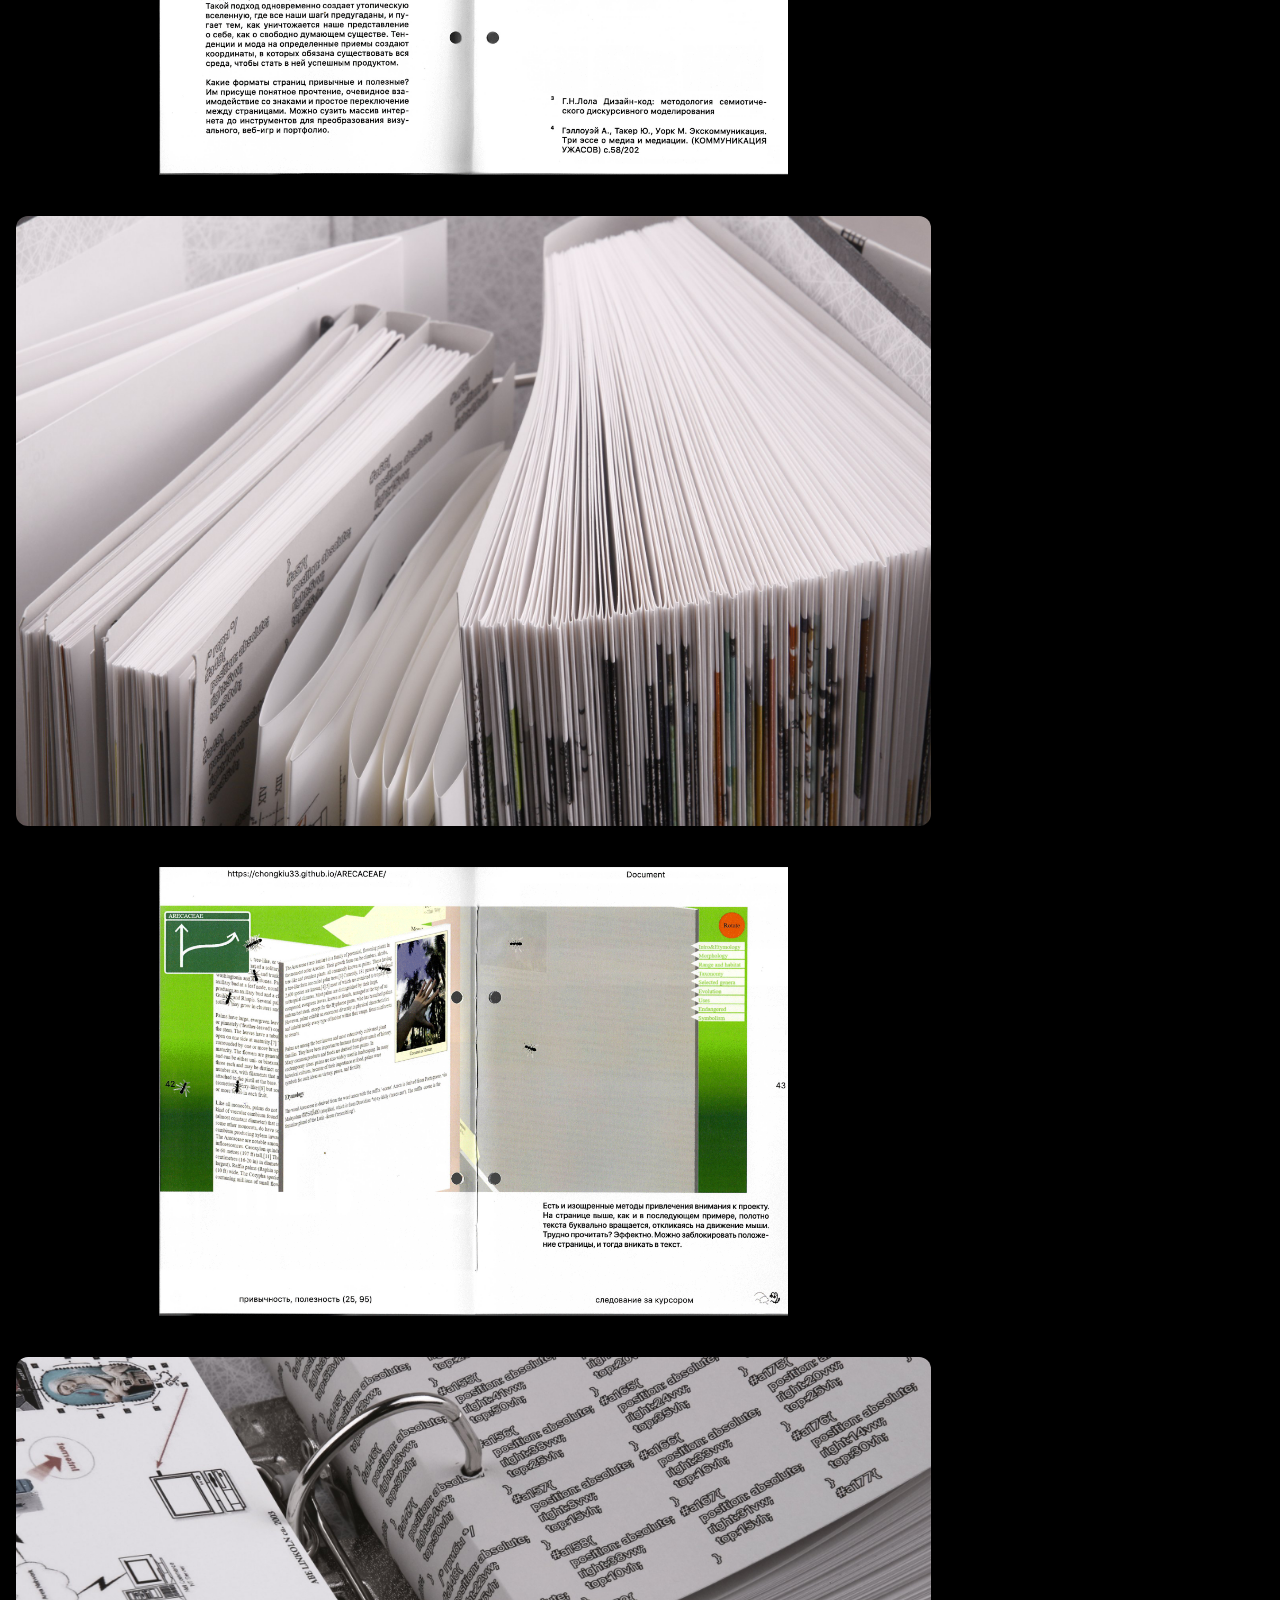
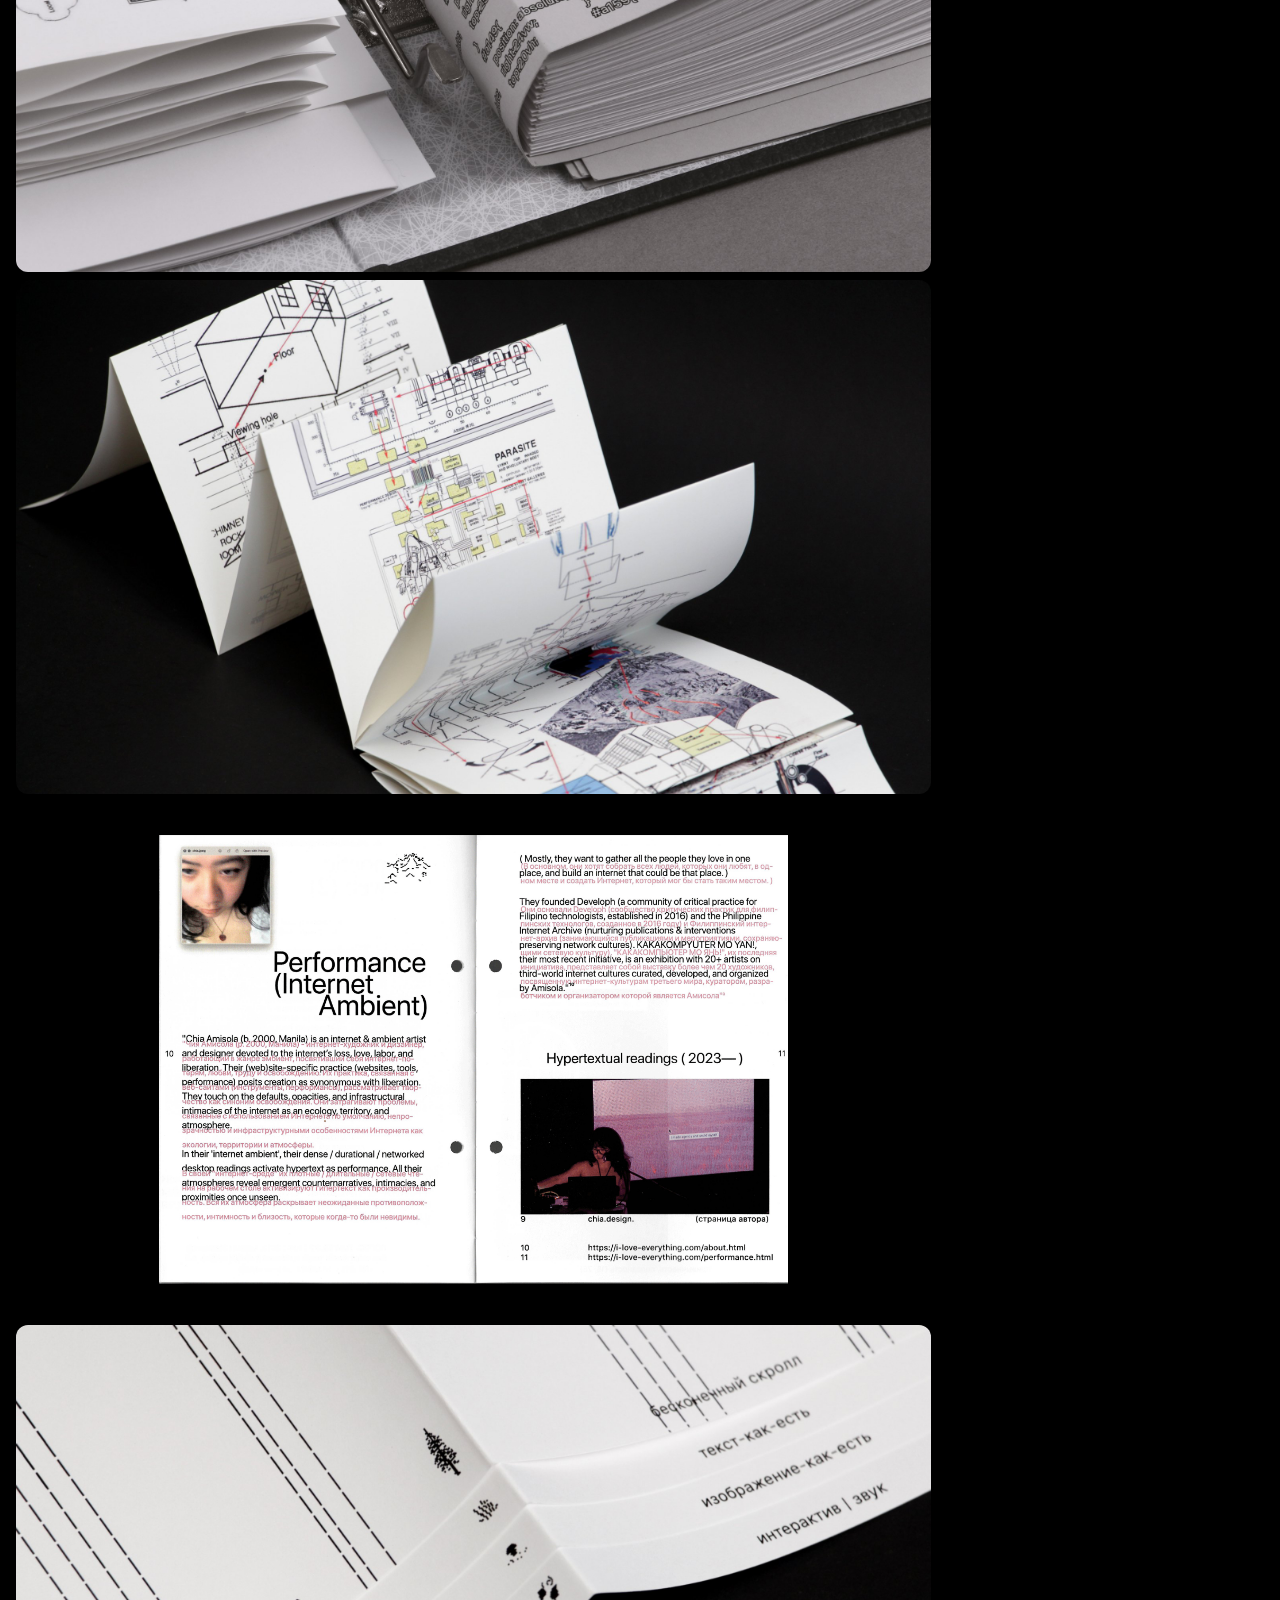
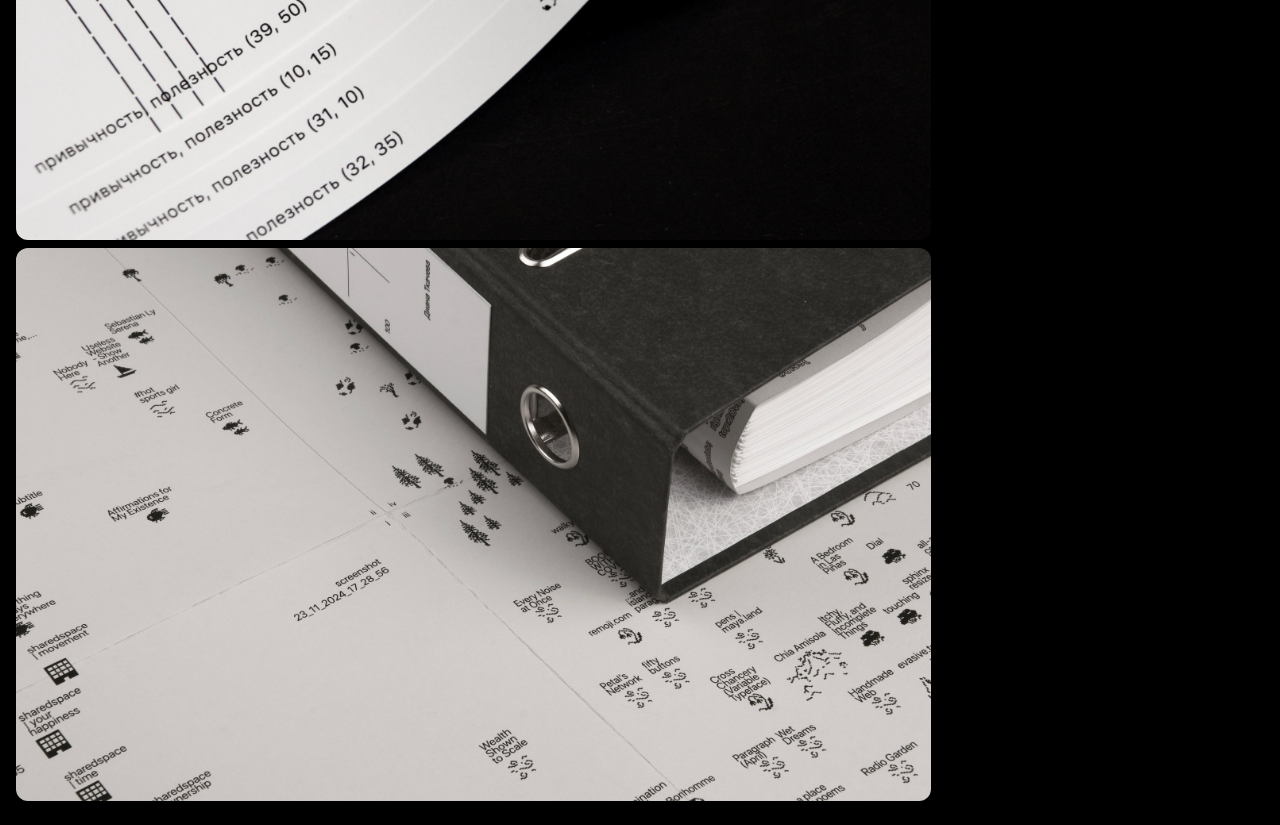
<file: cases/5_web-book.html>
<!doctype html>
<html lang="en">
  <head>
    <meta charset="UTF-8" />
    <meta name="viewport" content="width=device-width, initial-scale=1.0" />
    <title>Практики несерьезности</title>
    <link rel="stylesheet" href="../CSS/style.css" />
    <link rel="icon" type="../image/x-icon" href="../img/favicon-tr.svg" />
    <script src="../JS/script.js"></script>
  </head>
  <body>
    <nav>
      <a href="../dianet.html" class="name hover-a" id="changer">dia.net</a>
      <a href="../index.html" href="" class="hover-a">work</a>
    </nav>
    <div class="pictures"></div>

    <section class="case-wrapper">
      <!-- Левая часть: картинка / галерея -->
      <div class="case-media">
        <a
          href="https://medienstudieslab.github.io/map-of-the-forest/"
          target="_blank"
          ><img src="../img/web_vi/vi_comp.jpg" alt="" class="case-img"
        /></a>

        <img src="../img/book_vi/book_16.jpg" alt="" class="case-img" />
        <img src="../img/book_vi/book_12.jpg" alt="" class="case-img" />
        <img src="../img/book_vi/book_4.jpg" alt="" class="case-img" />

        <img src="../img/book_vi/book_3.gif" alt="" class="case-img" />

        <!-- <img src="../img/book_vi/book_5.gif" alt="" class="case-img" /> -->
        <img src="../img/book_vi/book_6.jpg" alt="" class="case-img" />

        <img src="../img/book_vi/book_8.gif" alt="" class="case-img" />

        <img src="../img/book_vi/book_2.jpg" alt="" class="case-img" />

        <img src="../img/book_vi/book_9.jpg" alt="" class="case-img" />

        <img src="../img/book_vi/book_10.gif" alt="" class="case-img" />

        <img src="../img/book_vi/book_11.jpg" alt="" class="case-img" />

        <img src="../img/web_vi/vi_1.jpg" alt="" class="case-img" />
      </div>

      <!-- Правая часть: фиксированный блок -->
      <aside class="case-info">
        <div class="group-top">
          <h1 class="case-title">
            Практики несерьезности: путь к нулевому состоянию сознания
          </h1>

          <div class="case-tags">
            <span>printed book</span>
            <span>web design</span>
          </div>
        </div>

        <p class="case-desc">
          Визуальное исследование, посвященное поиску креативного состояния
          человека в непривычности и бесполезности на примере интернет массива.
          <br /><br />
          Кроме обязательного печатного издания, запрошенного в тех.задании, я
          написала интерактивный сайт источников изображений, перейдя на который
          можно самим изучить веб-проекты. Система координат расположила
          их в матрице: от нагруженных веб-портфолио с встроенным 3D до сайтов
          в одно слово.
          <br /><br />
          <a
            class="hover-a"
            href="https://www.calameo.com/read/007030341102dbe568ad9"
            >Листать книгу</a
          >
        </p>

        <div class="group-bottom">
          <div class="case-client">
            <p>client</p>
            <p>visual research. hse</p>
          </div>
          <div class="case-year">
            <p>when</p>
            <p>декабрь 2024</p>
          </div>
        </div>
        <div class="switch">
          <a href="4_copyright24.html">←</a>
          <a href="6_web-motion.html">→</a>
        </div>
      </aside>
    </section>
  </body>
</html>
</file>
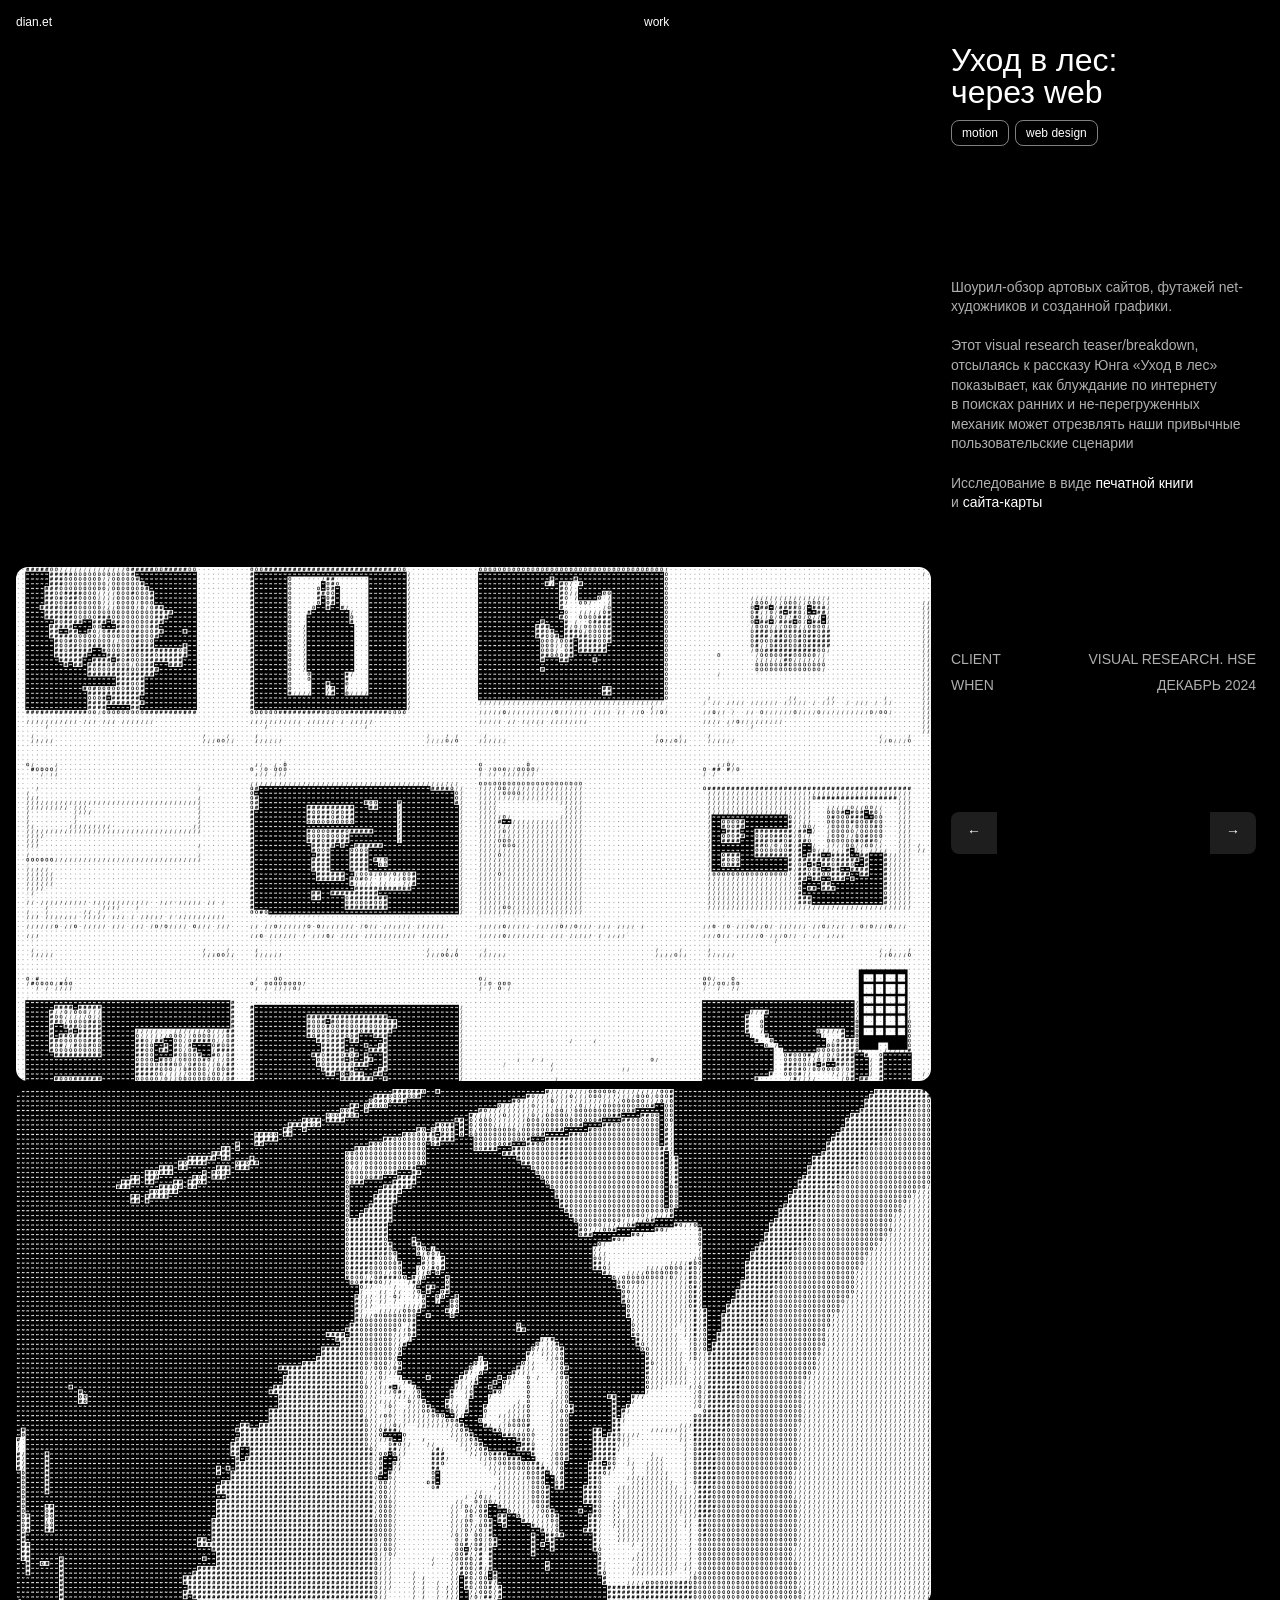
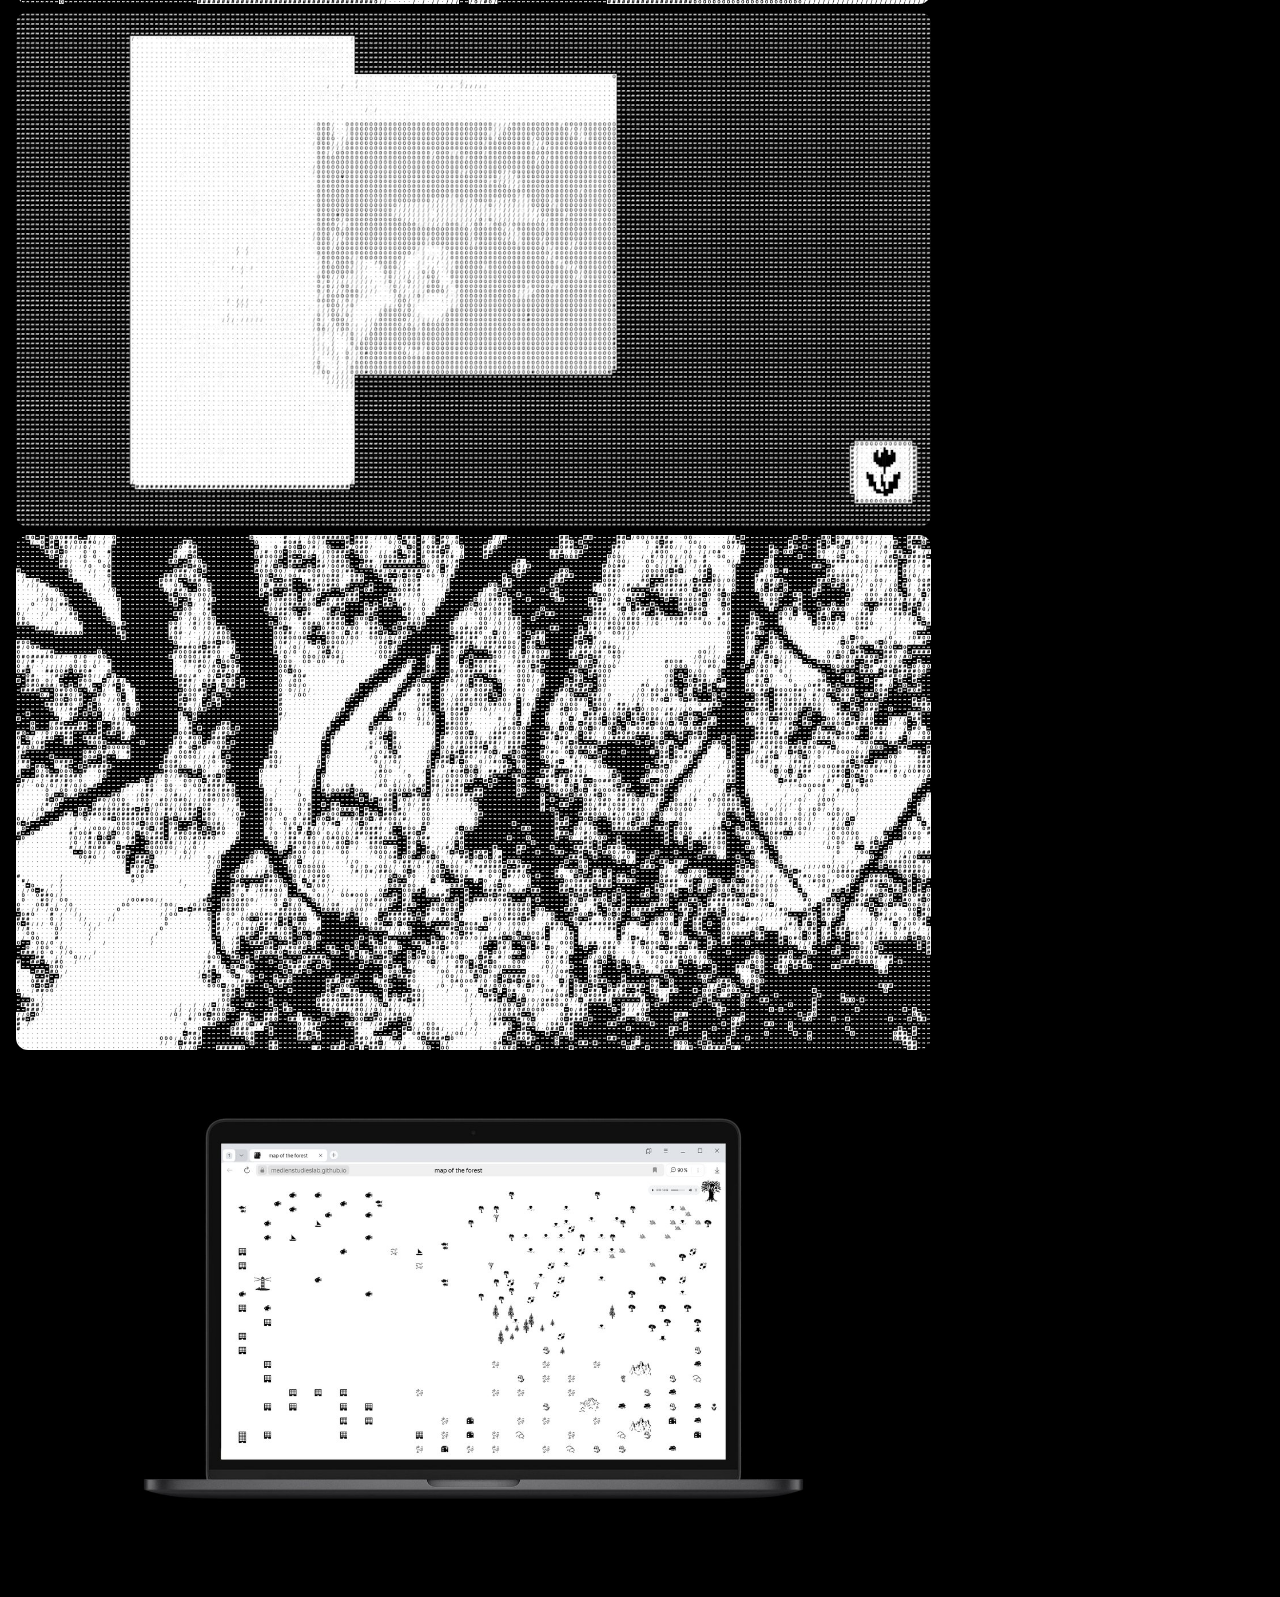
<file: cases/6_web-motion.html>
<!doctype html>
<html lang="en">
  <head>
    <meta charset="UTF-8" />
    <meta name="viewport" content="width=device-width, initial-scale=1.0" />
    <title>уход в лес: через веб</title>
    <link rel="stylesheet" href="../CSS/style.css" />
    <link rel="icon" type="../image/x-icon" href="../img/favicon-tr.svg" />
    <script src="../JS/script.js"></script>
  </head>
  <body>
    <nav>
      <a href="../dianet.html" class="name hover-a" id="changer">dia.net</a>
      <a href="../index.html" href="" class="hover-a">work</a>
    </nav>
    <div class="pictures"></div>

    <!-- <div class="preview">
      <img src="img/photocollage_1.png" alt="" class="full-img" />
    </div> -->

    <section class="case-wrapper">
      <!-- Левая часть: картинка / галерея -->
      <div class="case-media">
        <!-- video from kinescope. починила, не ломай -->
        <div
          class="video-wrapper-in-cases case-img"
          style="position: relative; padding-top: 56.25%; width: 100%"
        >
          <iframe
            src="https://kinescope.io/embed/gkHTjmsdsTDTFrDP9P5zcu"
            allow="
              autoplay;
              fullscreen;
              picture-in-picture;
              encrypted-media;
              gyroscope;
              accelerometer;
              clipboard-write;
              screen-wake-lock;
            "
            frameborder="0"
            allowfullscreen
            style="
              position: absolute;
              width: 100%;
              height: 100%;
              top: 0;
              left: 0;
            "
          ></iframe>
        </div>

        <img src="../img/web_vi/vi_2.jpg" alt="" class="case-img" />
        <img src="../img/web_vi/vi_3.jpg" alt="" class="case-img" />
        <img src="../img/web_vi/vi_4.gif" alt="" class="case-img" />
        <img src="../img/web_vi/vi_5.jpg" alt="" class="case-img" />
        <a
          href="https://medienstudieslab.github.io/map-of-the-forest/"
          target="_blank"
          ><img src="../img/web_vi/vi_comp.jpg" alt="" class="case-img"
        /></a>
      </div>

      <!-- Правая часть: фиксированный блок -->
      <aside class="case-info">
        <div class="group-top">
          <h1 class="case-title">Уход в лес: через web</h1>

          <div class="case-tags">
            <span>motion</span>

            <span>web design</span>
          </div>
        </div>

        <p class="case-desc">
          Шоурил-обзор артовых сайтов, футажей net-художников и созданной
          графики. <br /><br />Этот visual research teaser/breakdown, отсылаясь
          к рассказу Юнга «Уход в лес» показывает, как блуждание по интернету
          в поисках ранних и не-перегруженных механик может отрезвлять наши
          привычные пользовательские сценарии <br /><br />
          Исследование в виде
          <a href="cases/5_web-book.html">печатной книги</a><br />
          и <a
            href="https://medienstudieslab.github.io/map-of-the-forest/"
            target="_blank"
            >сайта-карты</a
          >
        </p>

        <div class="group-bottom">
          <div class="case-client">
            <p>client</p>
            <p>visual research. hse</p>
          </div>
          <div class="case-year">
            <p>when</p>
            <p>декабрь 2024</p>
          </div>
        </div>
        <div class="switch">
          <a href="5_web-book.html">←</a>
          <a href="7_out-cene.html">→</a>
        </div>
      </aside>
    </section>
  </body>
</html>
</file>
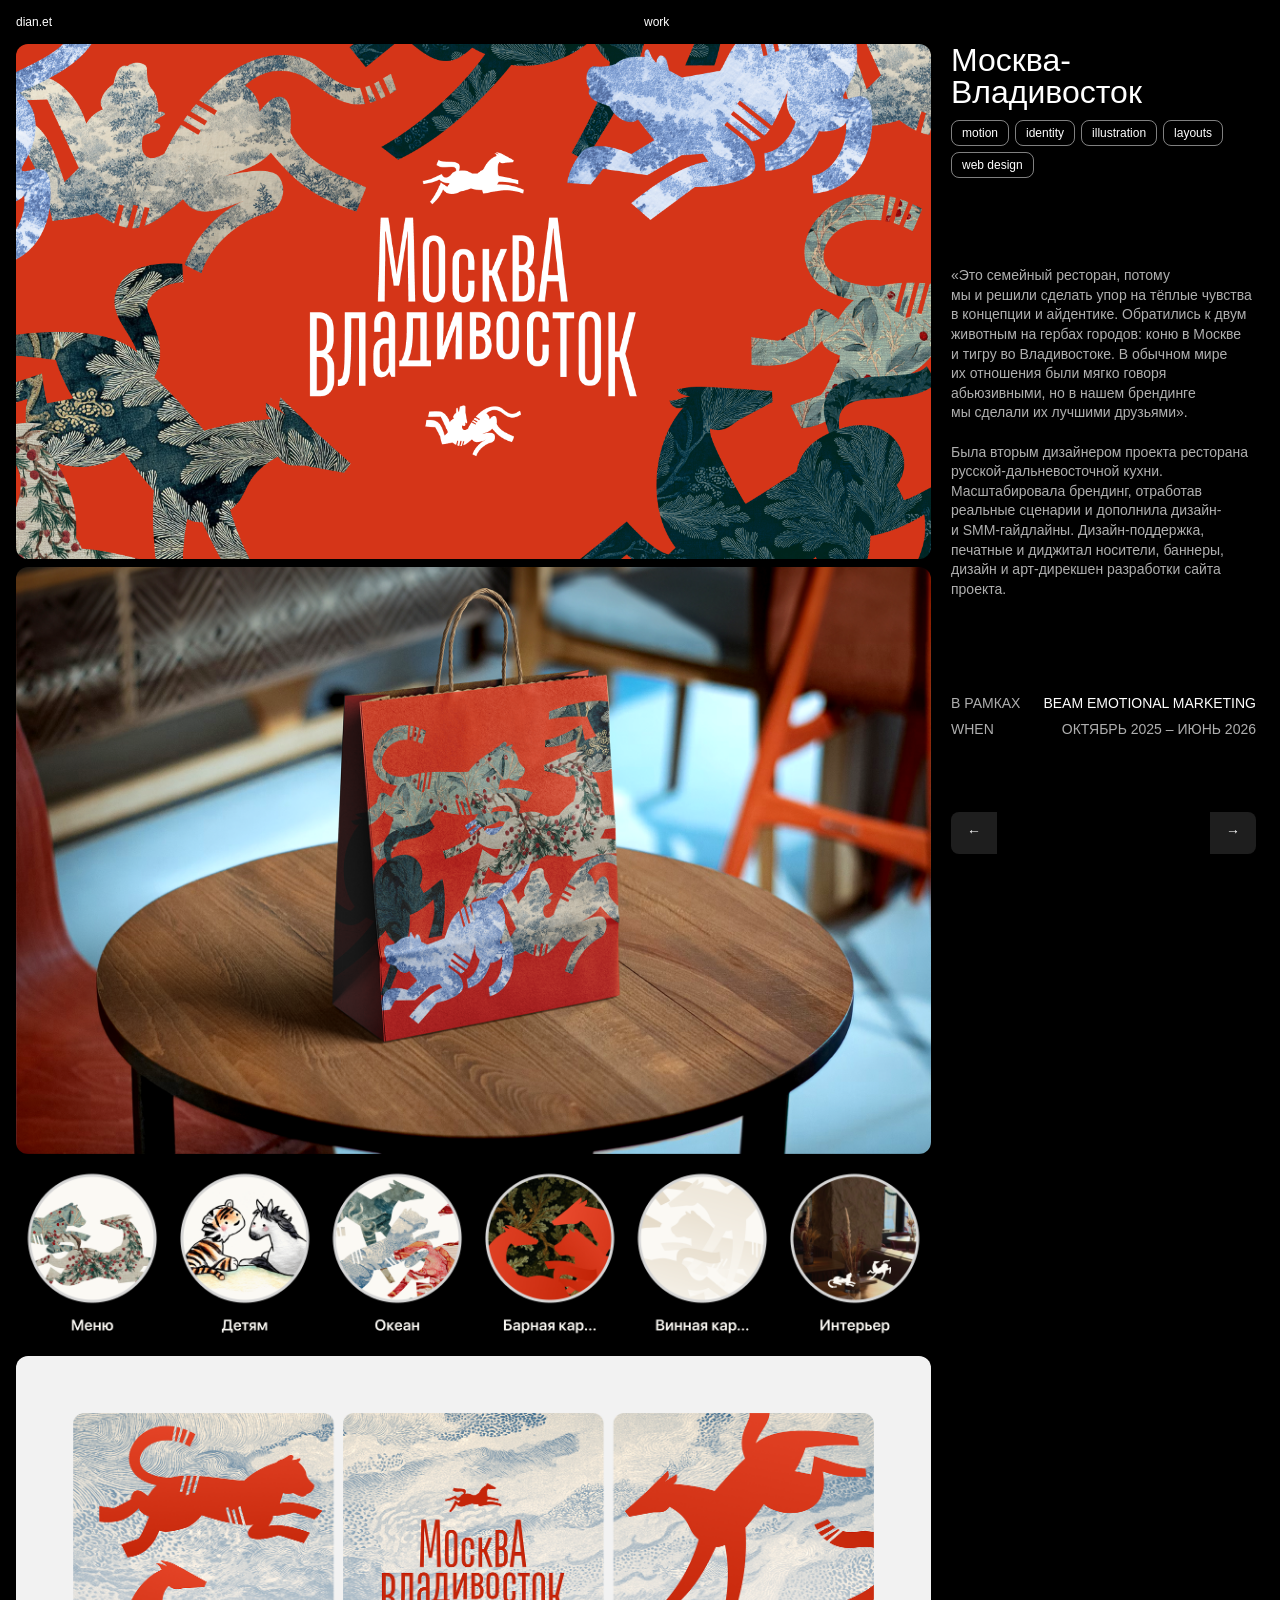
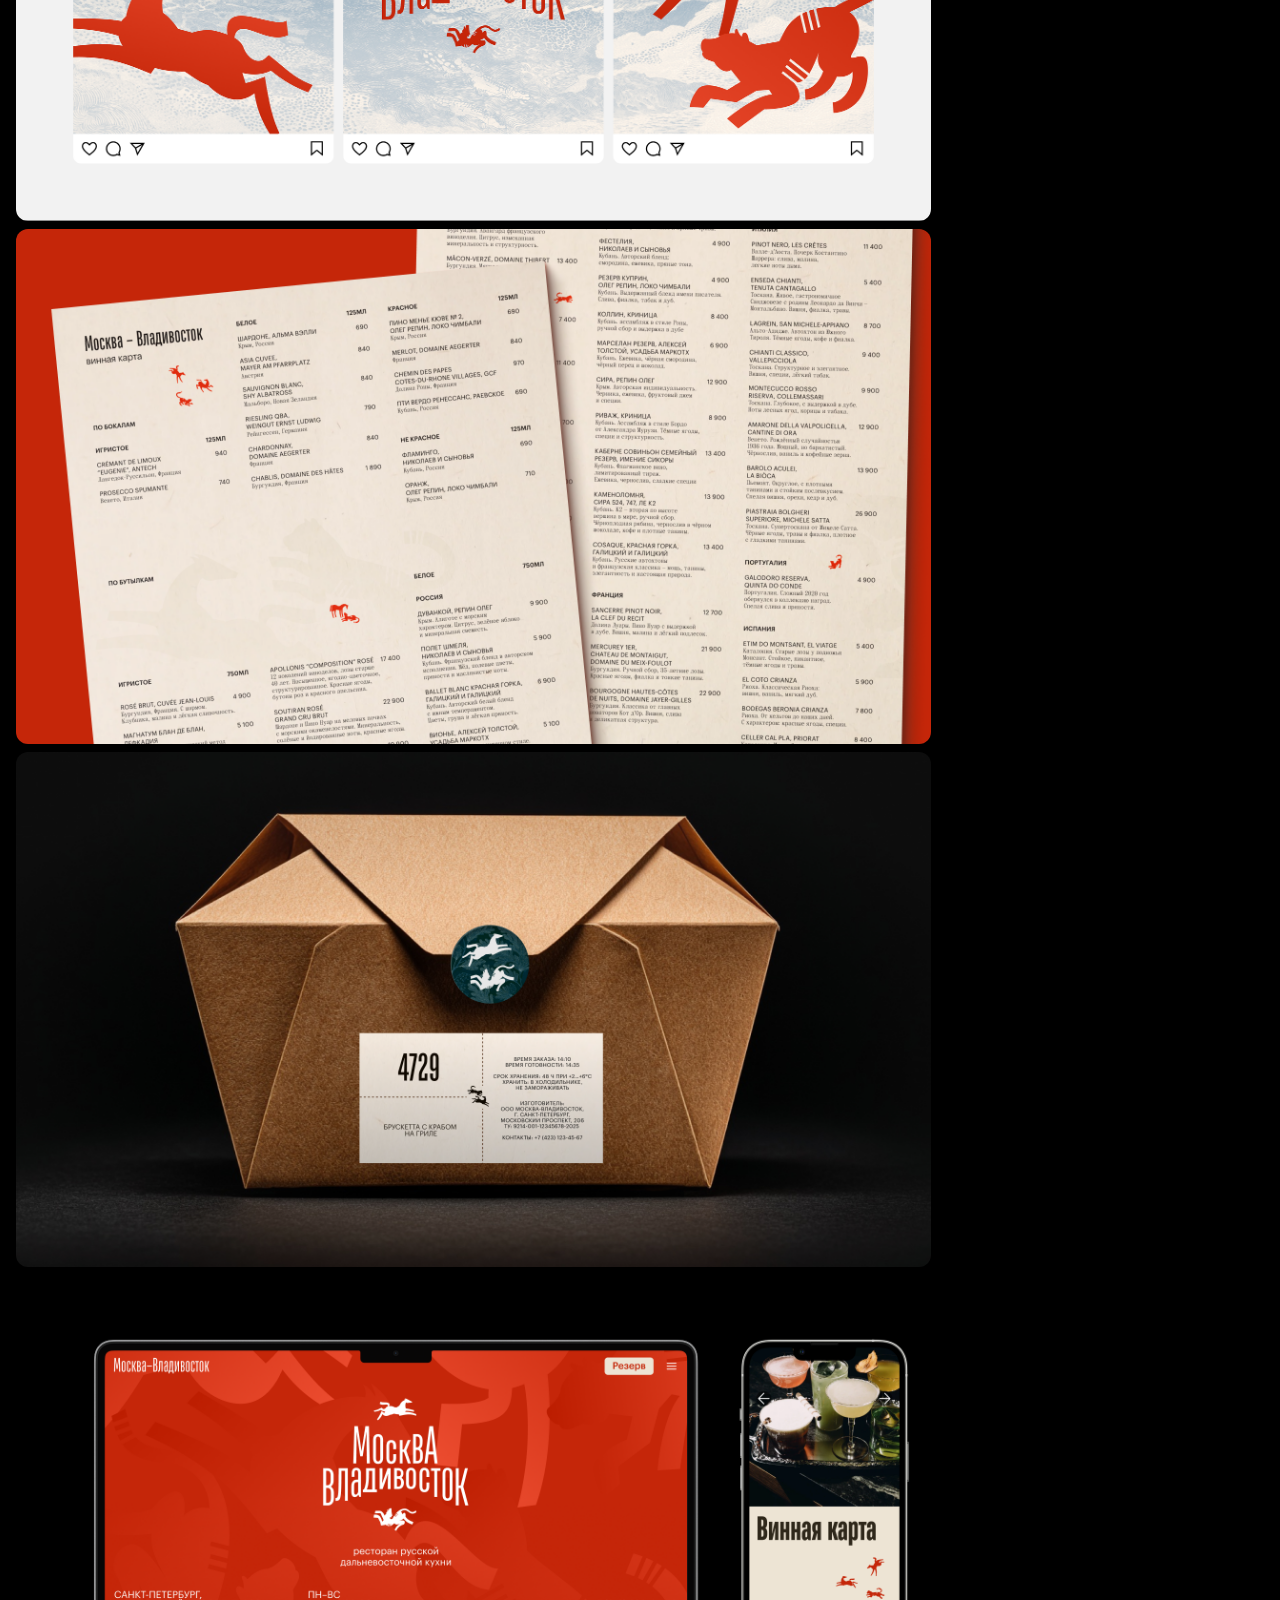
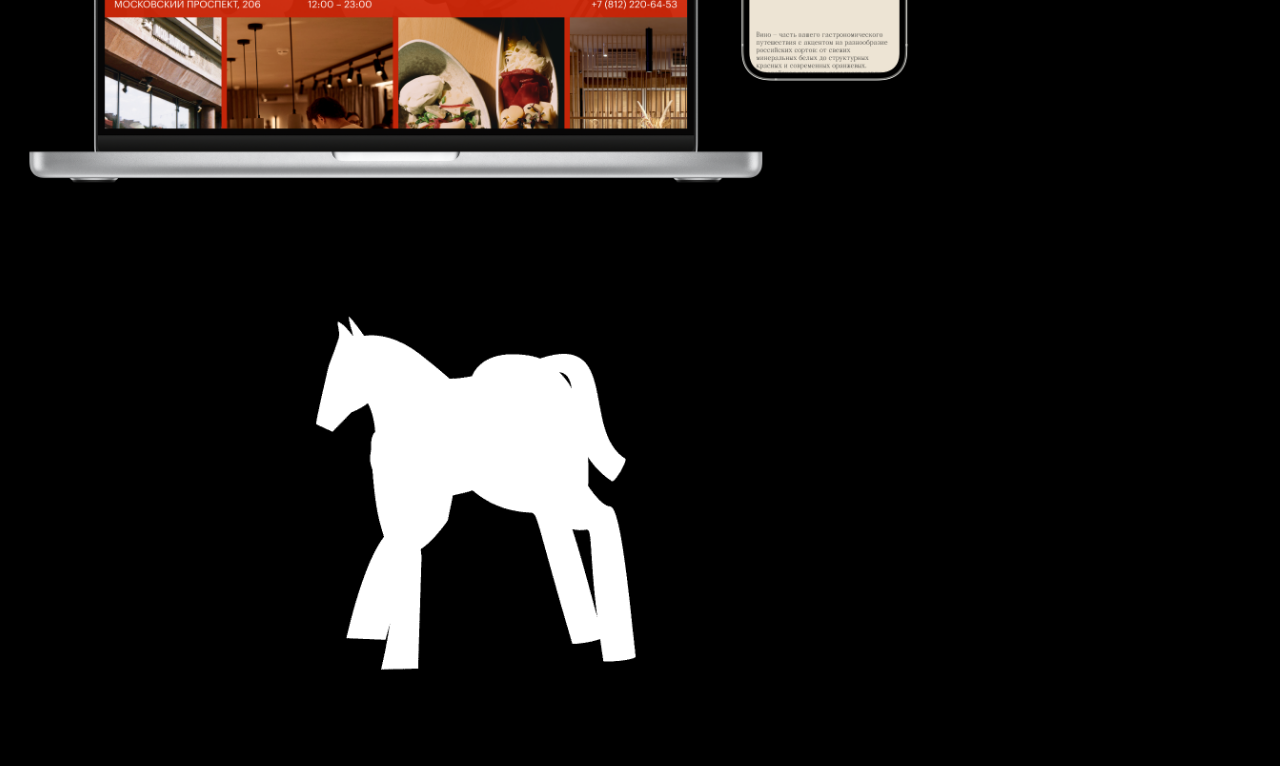
<file: cases/8_msk-vdk.html>
<!doctype html>
<html lang="en">
  <head>
    <meta charset="UTF-8" />
    <meta name="viewport" content="width=device-width, initial-scale=1.0" />
    <title>Москва-Владивосток</title>
    <link rel="stylesheet" href="../CSS/style.css" />
    <link rel="icon" type="../image/x-icon" href="../img/favicon-tr.svg" />
    <script src="../JS/script.js"></script>
  </head>
  <body>
    <nav>
      <a href="../dianet.html" class="name hover-a" id="changer">dia.net</a>
      <a href="../index.html" href="" class="hover-a">work</a>
    </nav>
    <div class="pictures"></div>

    <!-- <div class="preview">
      <img src="img/photocollage_1.png" alt="" class="full-img" />
    </div> -->

    <section class="case-wrapper">
      <!-- Левая часть: картинка / галерея -->
      <div class="case-media">
        <img src="../img/msk-vdk/msk-vdk-1.png" alt="" class="case-img" />

        <img src="../img/msk-vdk/msk-vdk-2.png" alt="" class="case-img" />
        <img src="../img/msk-vdk/msk-vdk-4.2.png" alt="" class="case-img" />
        <img src="../img/msk-vdk/msk-vdk-4.png" alt="" class="case-img" />
        <img src="../img/msk-vdk/msk-vdk-3.2.png" alt="" class="case-img" />

        <img src="../img/msk-vdk/msk-vdk-5.png" alt="" class="case-img" />
        <a href="https://mskvdk.rest/" target="_blank">
          <img
            src="../img/msk-vdk/msk-vdk_website.png"
            alt=""
            class="case-img"
          />
        </a>

        <img src="../img/msk-vdk/new_white.gif" alt="" class="case-img" />
      </div>

      <!-- Правая часть: фиксированный блок -->
      <aside class="case-info">
        <div class="group-top">
          <h1 class="case-title">Москва-Владивосток</h1>

          <div class="case-tags">
            <span>motion</span>
            <span>identity</span>
            <span>illustration</span>
            <span>layouts</span>
            <span>web design</span>
          </div>
        </div>

        <p class="case-desc">
          «Это семейный ресторан, потому мы и решили сделать упор на тёплые
          чувства в концепции и айдентике. Обратились к двум животным на гербах
          городов: коню в Москве и тигру во Владивостоке. В обычном мире
          их отношения были мягко говоря абьюзивными, но в нашем брендинге
          мы сделали их лучшими друзьями».
          <br /><br />Была вторым дизайнером проекта ресторана
          русской-дальневосточной кухни. Масштабировала брендинг, отработав
          реальные сценарии и дополнила дизайн- и SMM-гайдлайны.
          Дизайн-поддержка, печатные и диджитал носители, баннеры, дизайн и
          арт-дирекшен разработки сайта проекта.
        </p>

        <div class="group-bottom">
          <div class="case-client">
            <p>в рамках</p>
            <a
              class="hover-a"
              href="https://beamburo.com/msk-vdk"
              target="_blank"
              >beam emotional marketing</a
            >
          </div>
          <div class="case-year">
            <p>when</p>
            <p>октябрь 2025 – июнь 2026</p>
          </div>
        </div>
        <div class="switch">
          <a href="7_out-cene.html">←</a>
          <a href="1_skatesho.html">→</a>
        </div>
      </aside>
    </section>
  </body>
</html>
</file>
<file: CSS/style.css>
@import url("reset.css");
@import url("layout.css");
@import url("case.css");
@import url("adaptive.css");
</file>
